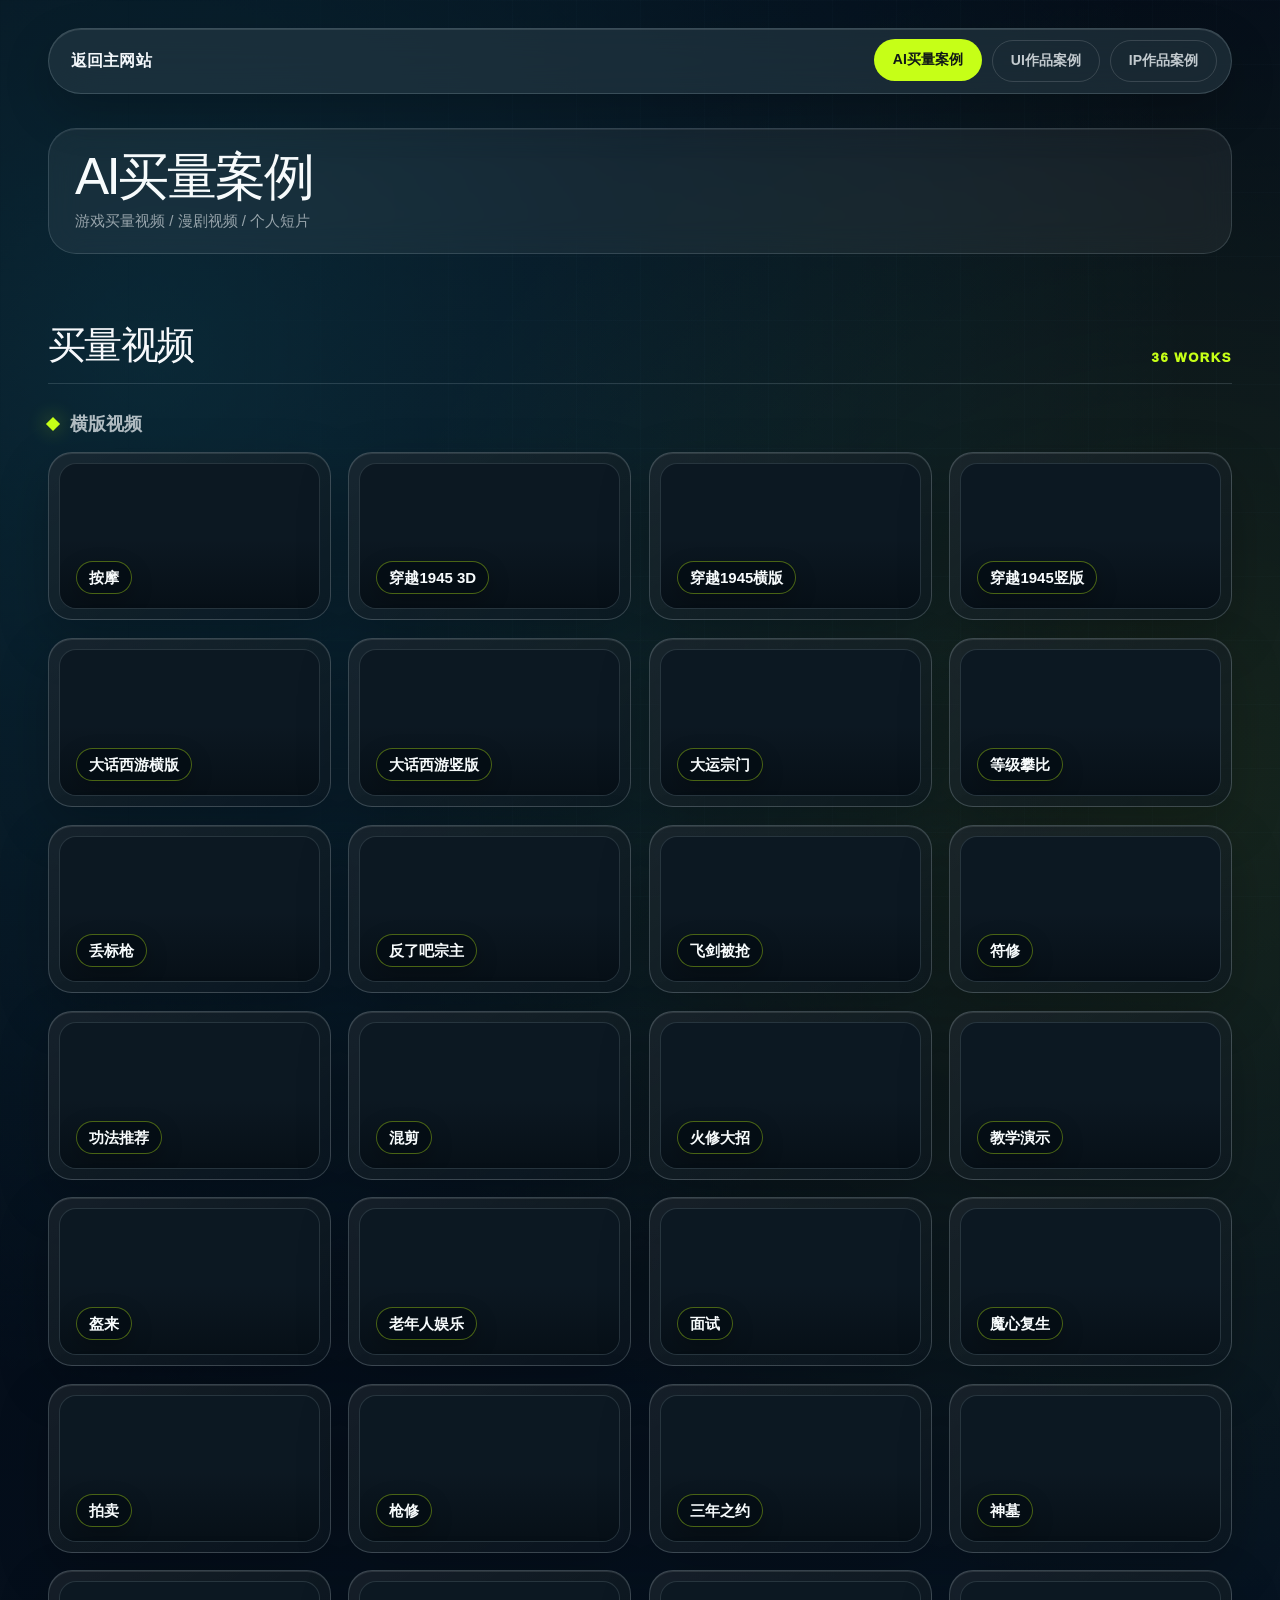
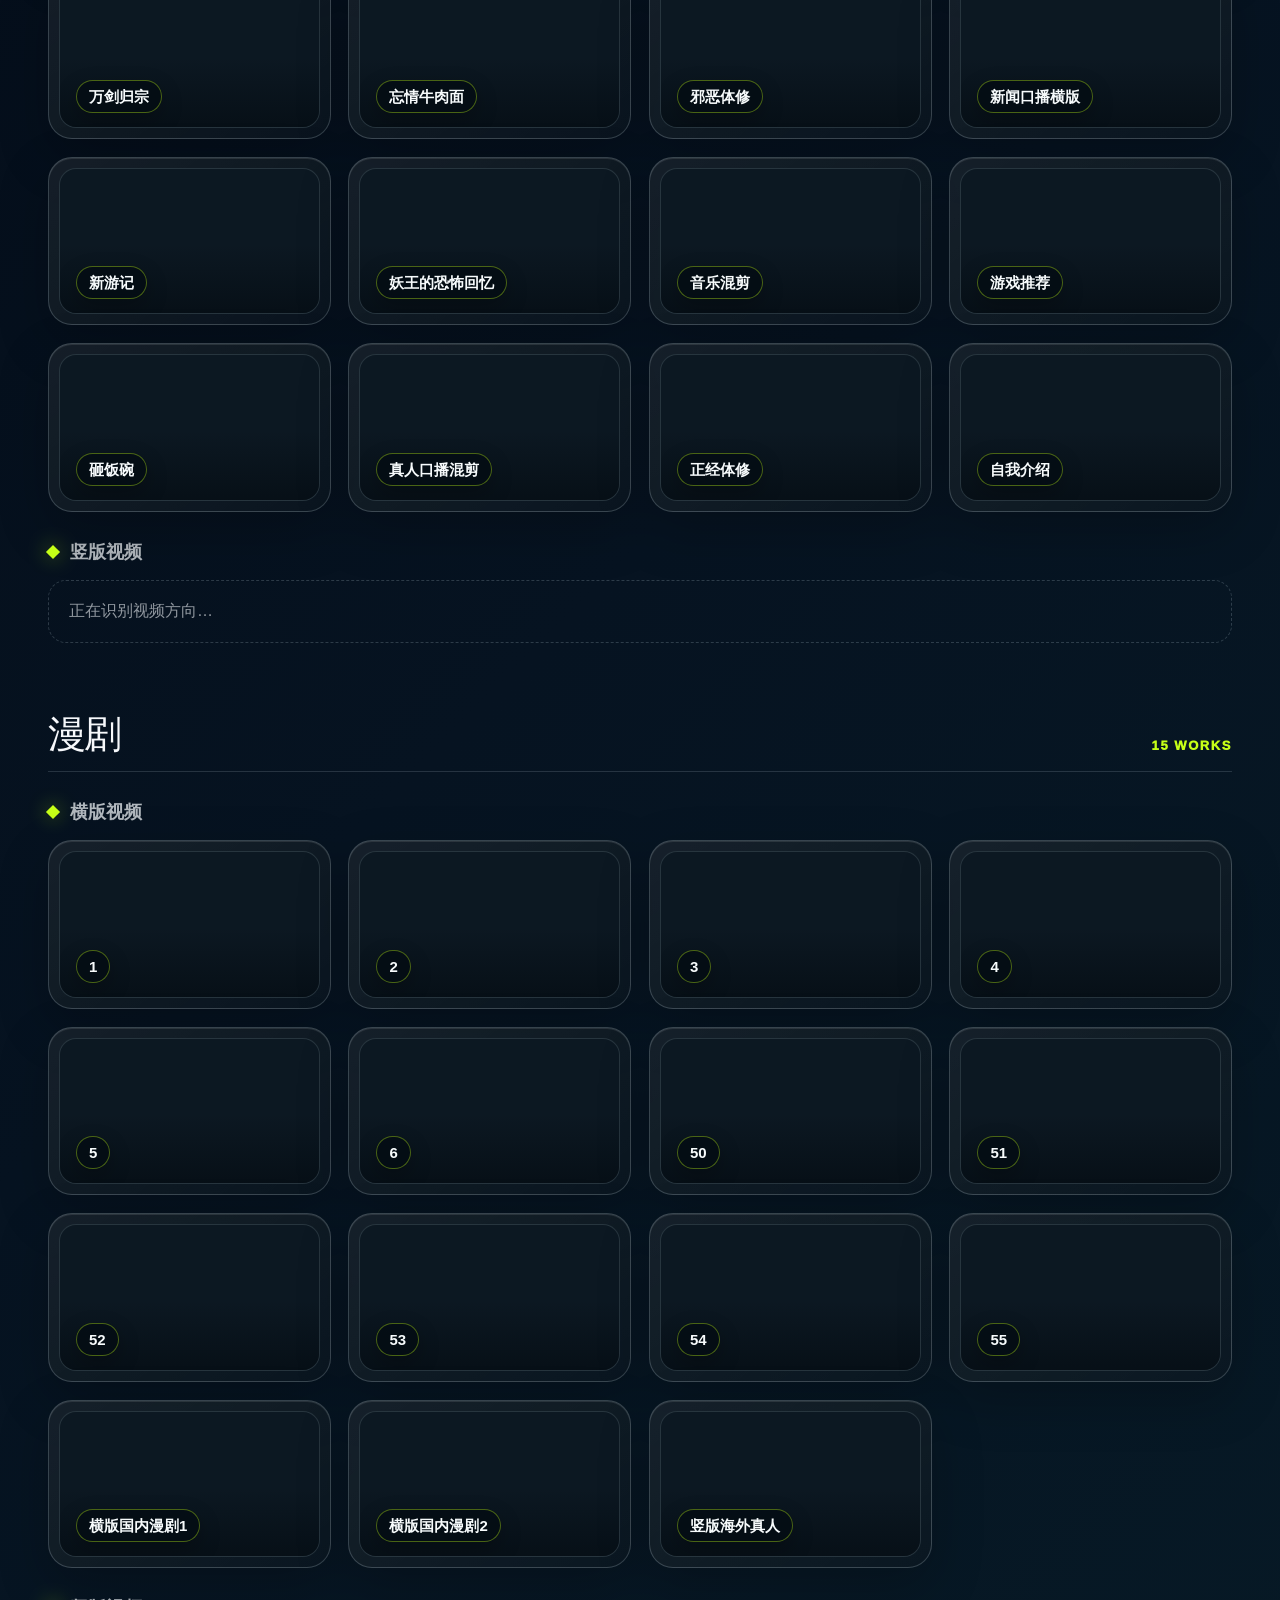
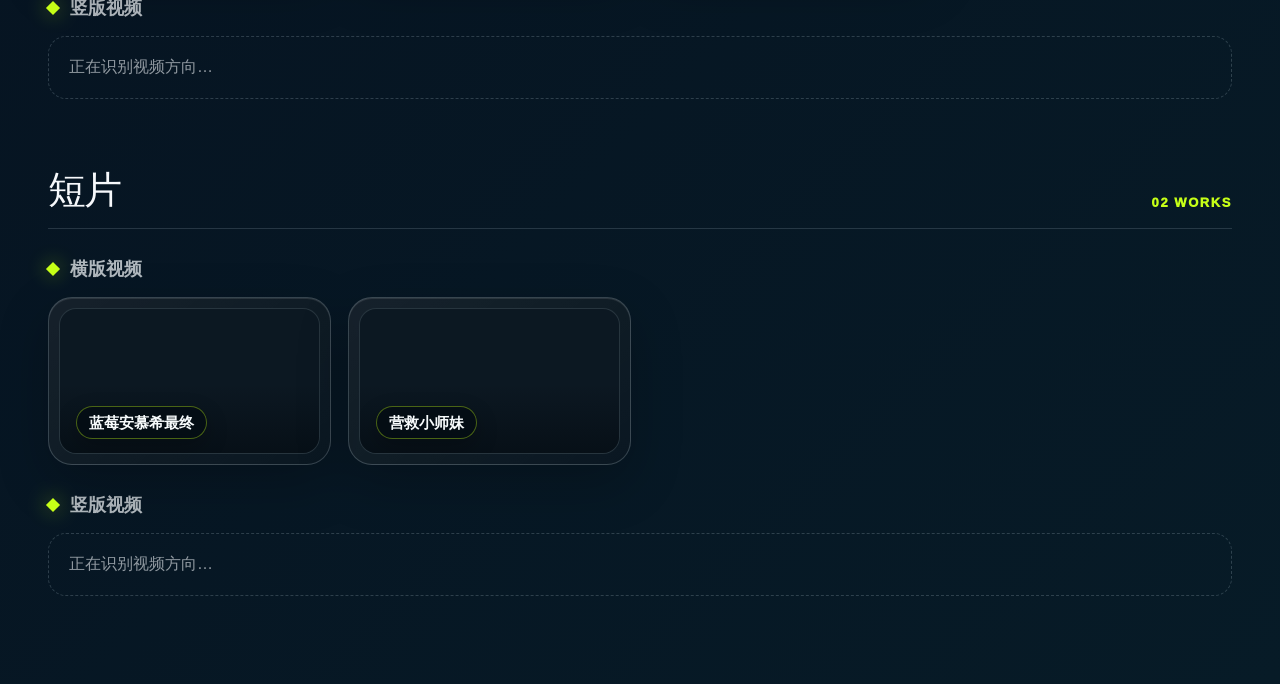
<file: ai-video-works.html>
<!doctype html>
<html lang="zh-CN">
  <head>
    <meta charset="UTF-8" />
    <meta name="viewport" content="width=device-width, initial-scale=1.0" />
    <title>AI买量案例｜金从文 Portfolio</title>
    <link rel="stylesheet" href="./detail-nav.css" />
    <link rel="stylesheet" href="./ai-video-works.css" />
  </head>
  <body>
    <main class="video-page">
      <nav class="detail-nav" aria-label="作品详情导航">
        <a class="detail-nav__home" href="./index.html#work">返回主网站</a>
        <div class="detail-nav__links">
          <a class="is-active" href="./ai-video-works.html">AI买量案例</a>
          <a href="./ui-portfolio.html">UI作品案例</a>
          <a href="./ip-portfolio.html">IP作品案例</a>
        </div>
      </nav>
      <header class="video-header">
        <div>
          <h1>AI买量案例</h1>
          <span>游戏买量视频 / 漫剧视频 / 个人短片</span>
        </div>
      </header>

      <section class="video-board" id="video-board" aria-label="AI买量视频作品"></section>
    </main>

    <div class="video-modal" aria-hidden="true">
      <button class="video-modal__close" type="button" aria-label="关闭视频">×</button>
      <video class="video-modal__player" controls playsinline></video>
      <div class="video-modal__caption">
        <p></p>
        <span></span>
      </div>
    </div>

    <script src="./video-config.js"></script>
    <script src="./video-data.js"></script>
    <script src="./ai-video-works.js"></script>
  </body>
</html>
</file>
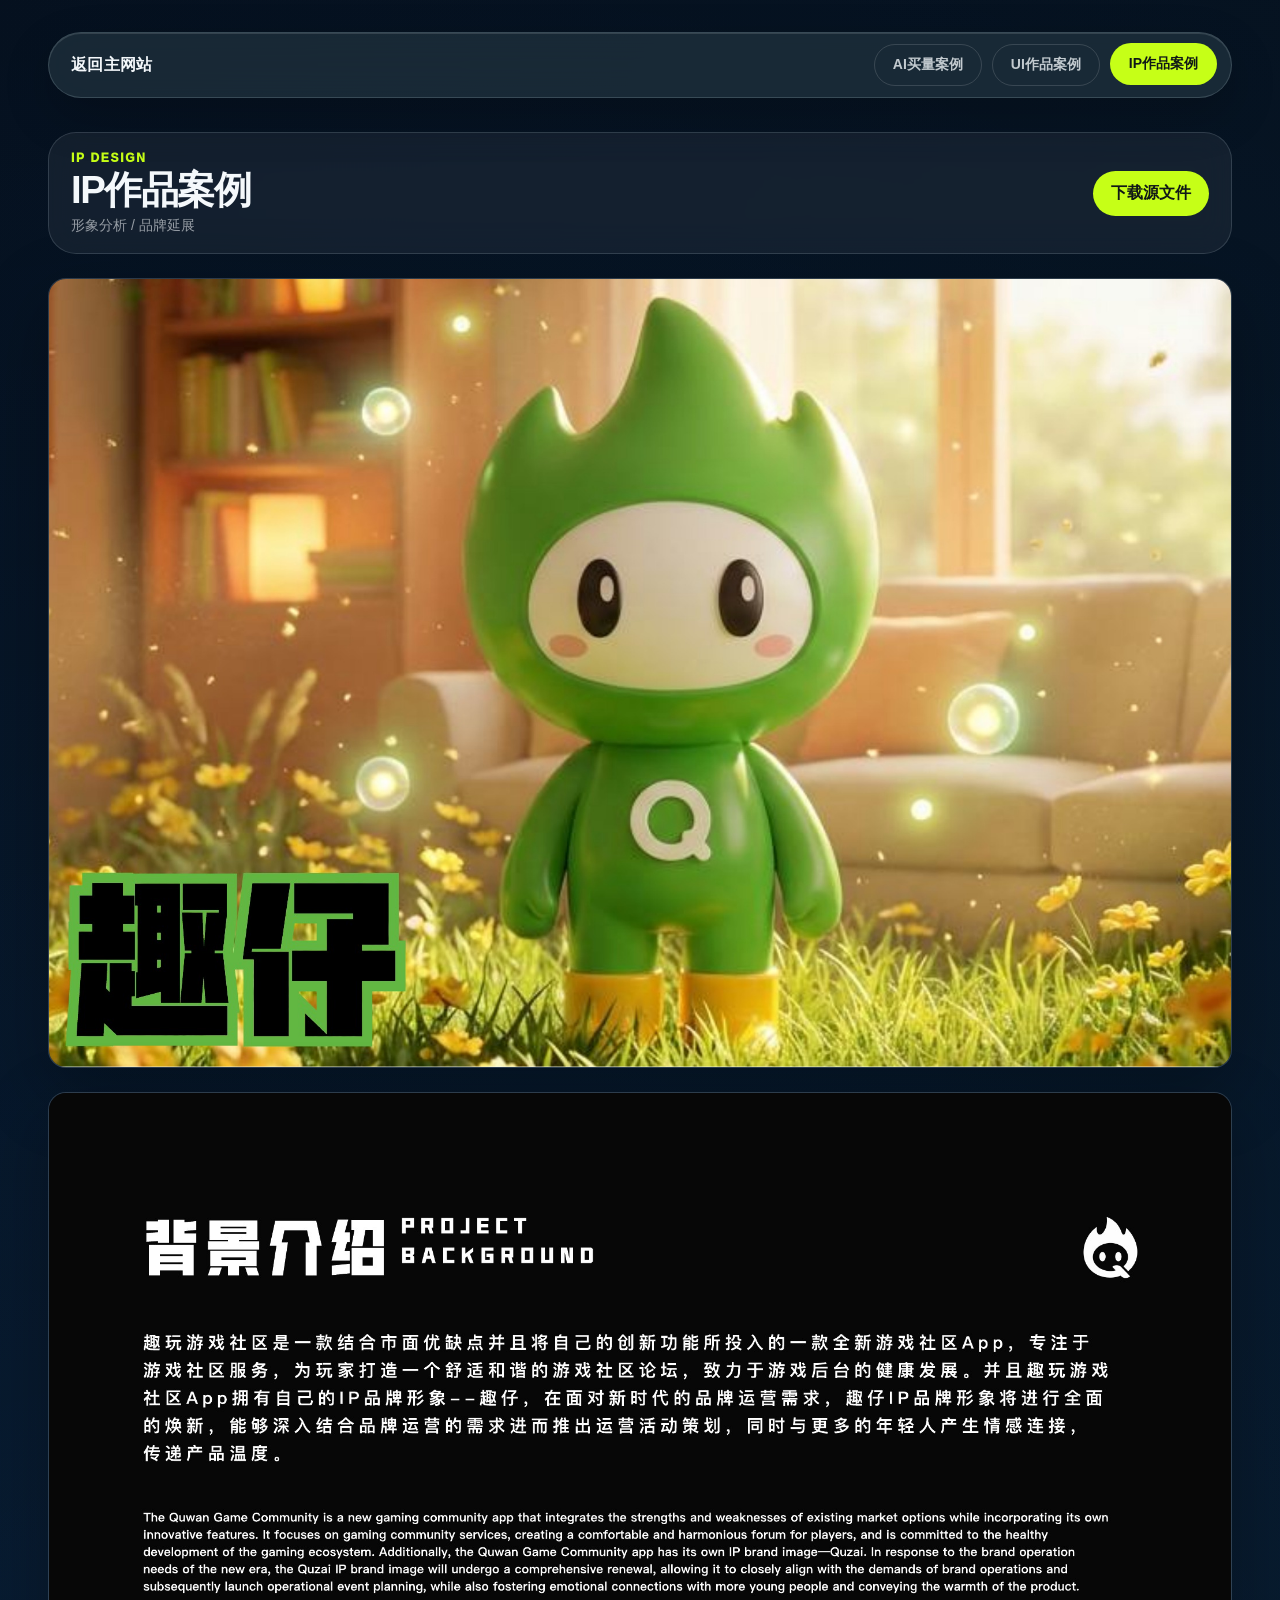
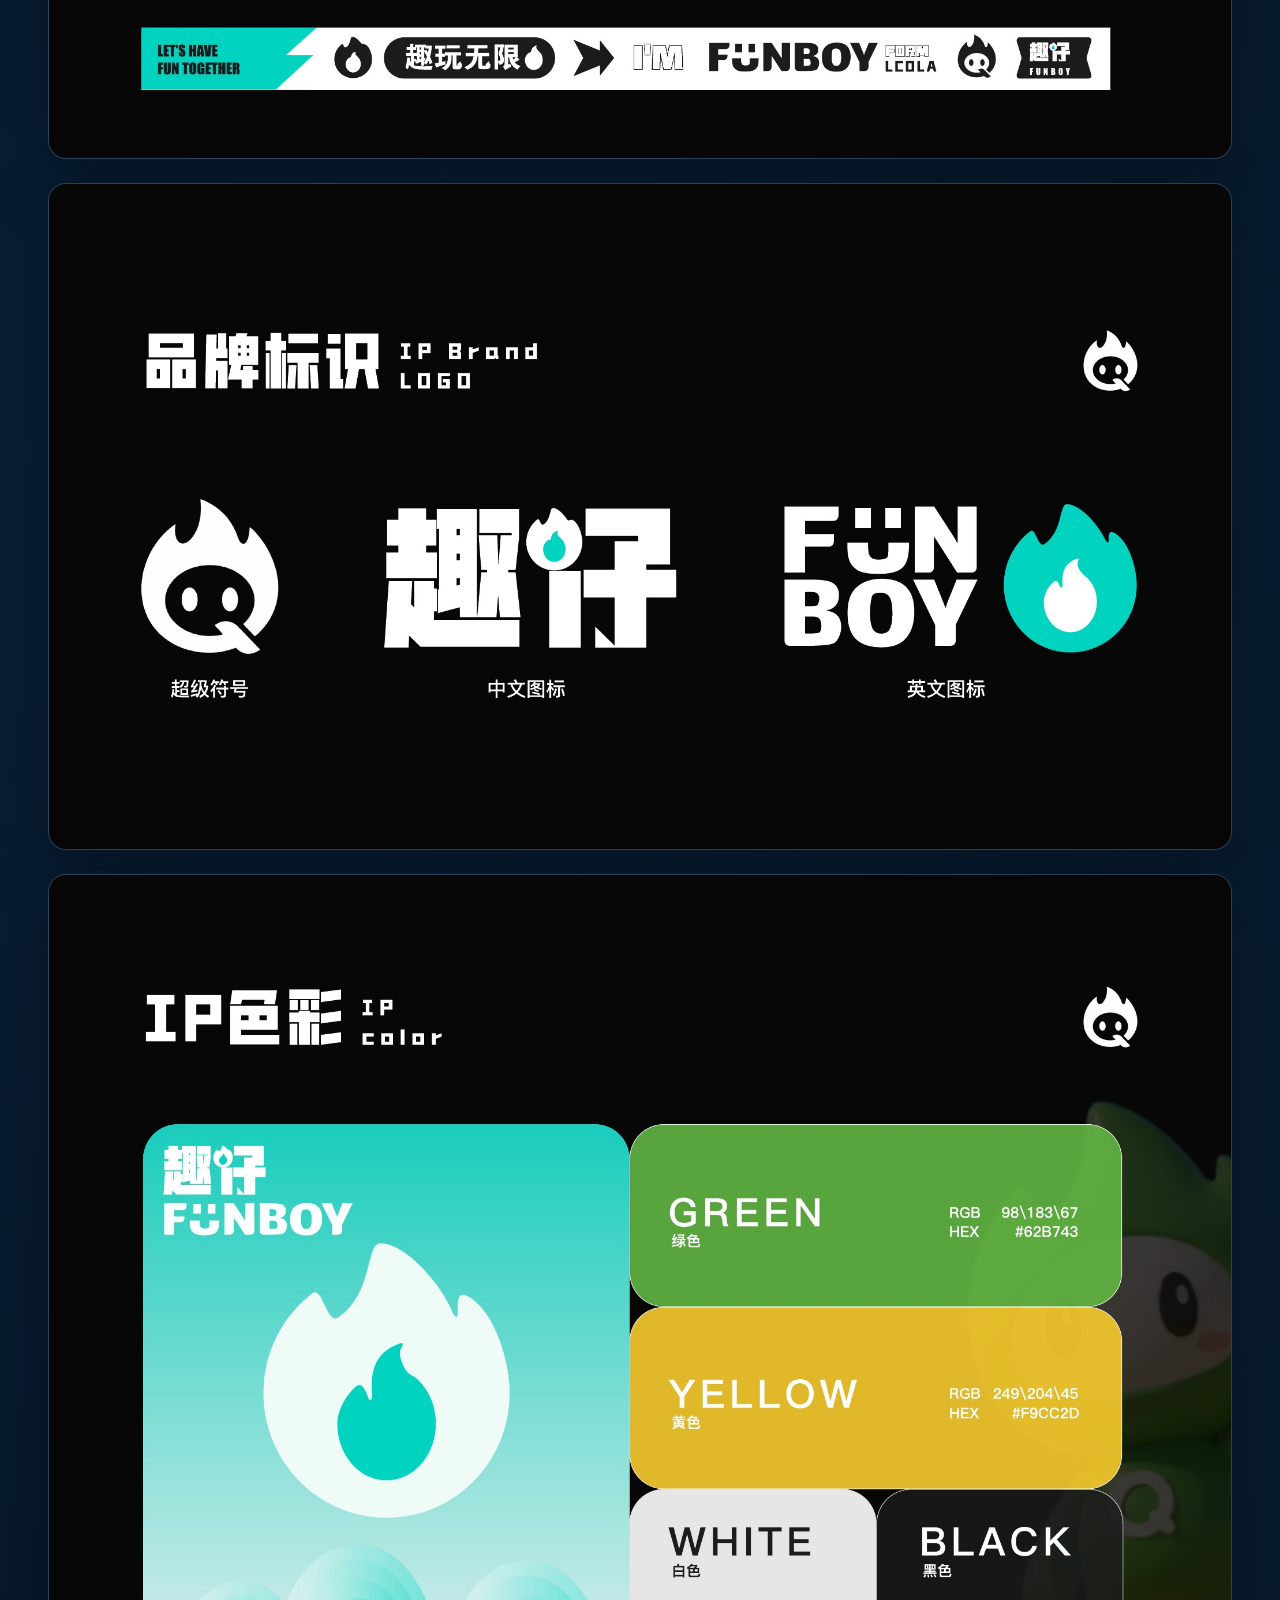
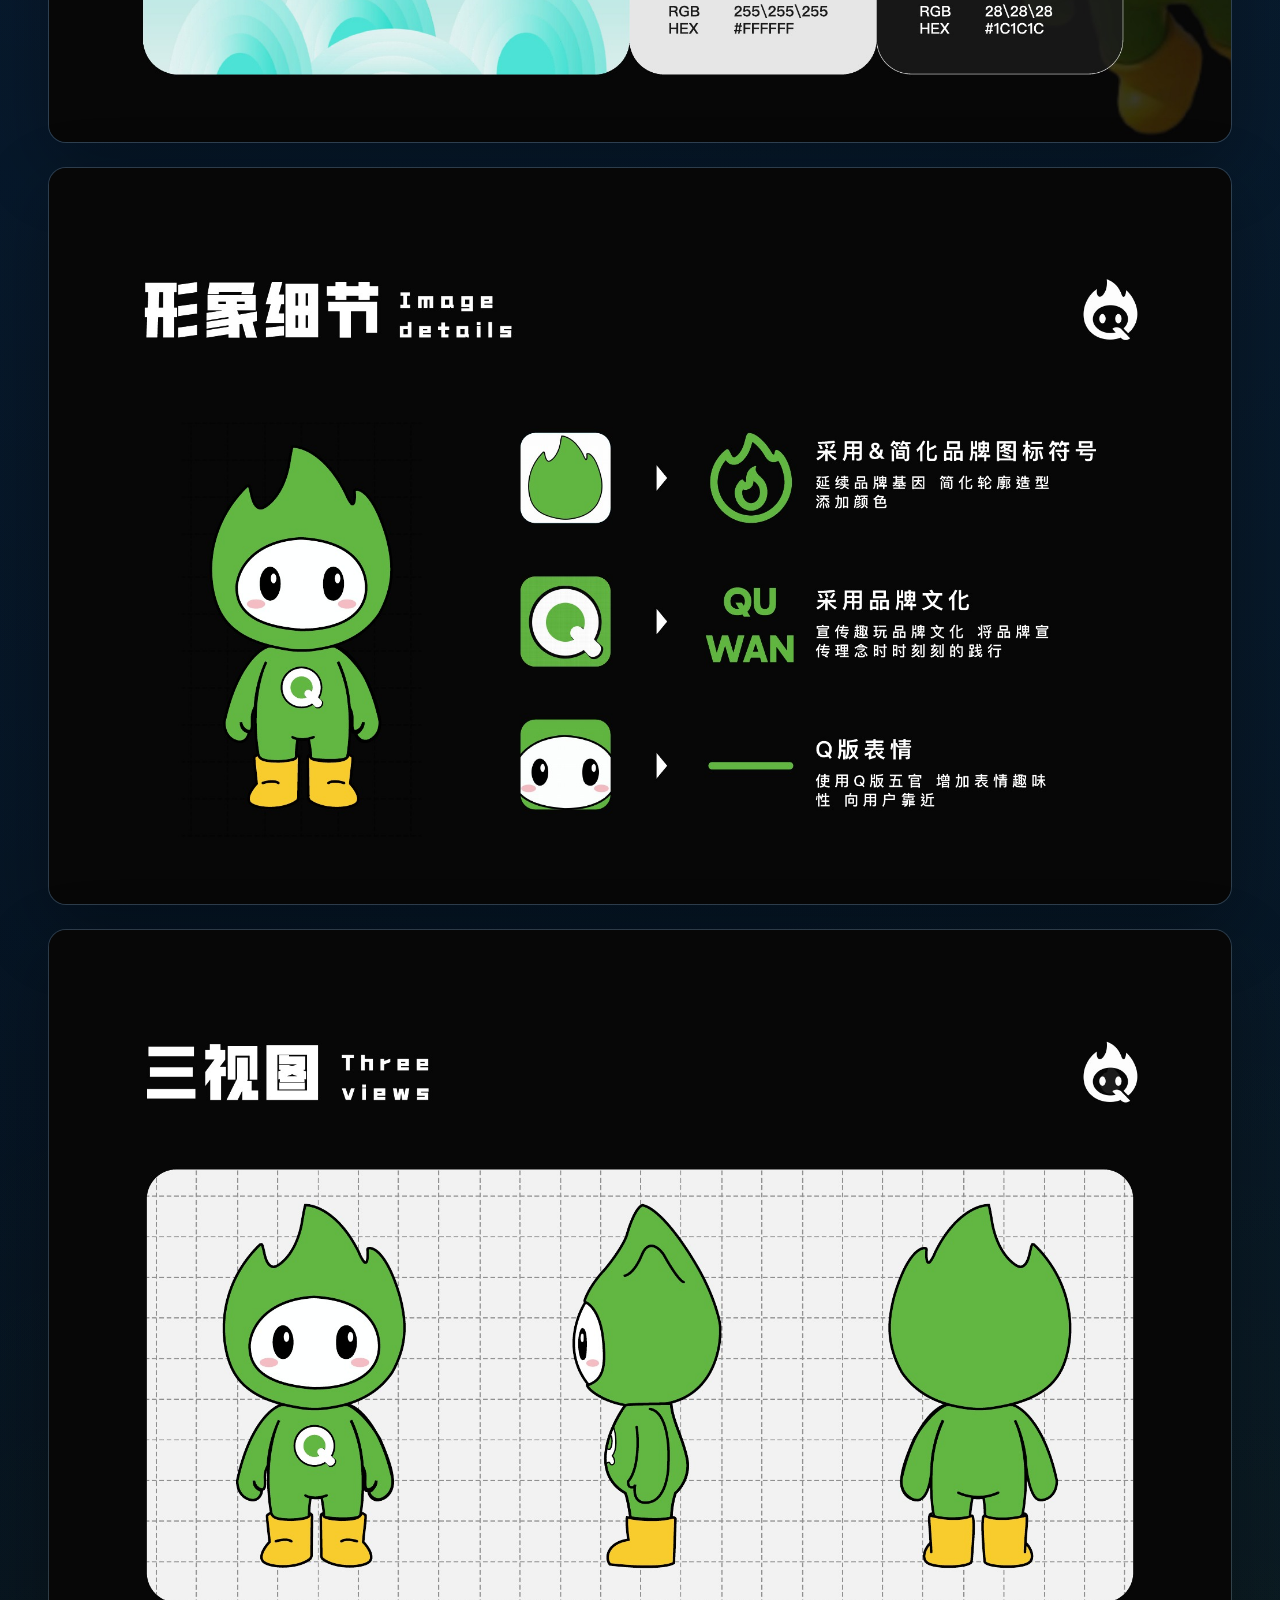
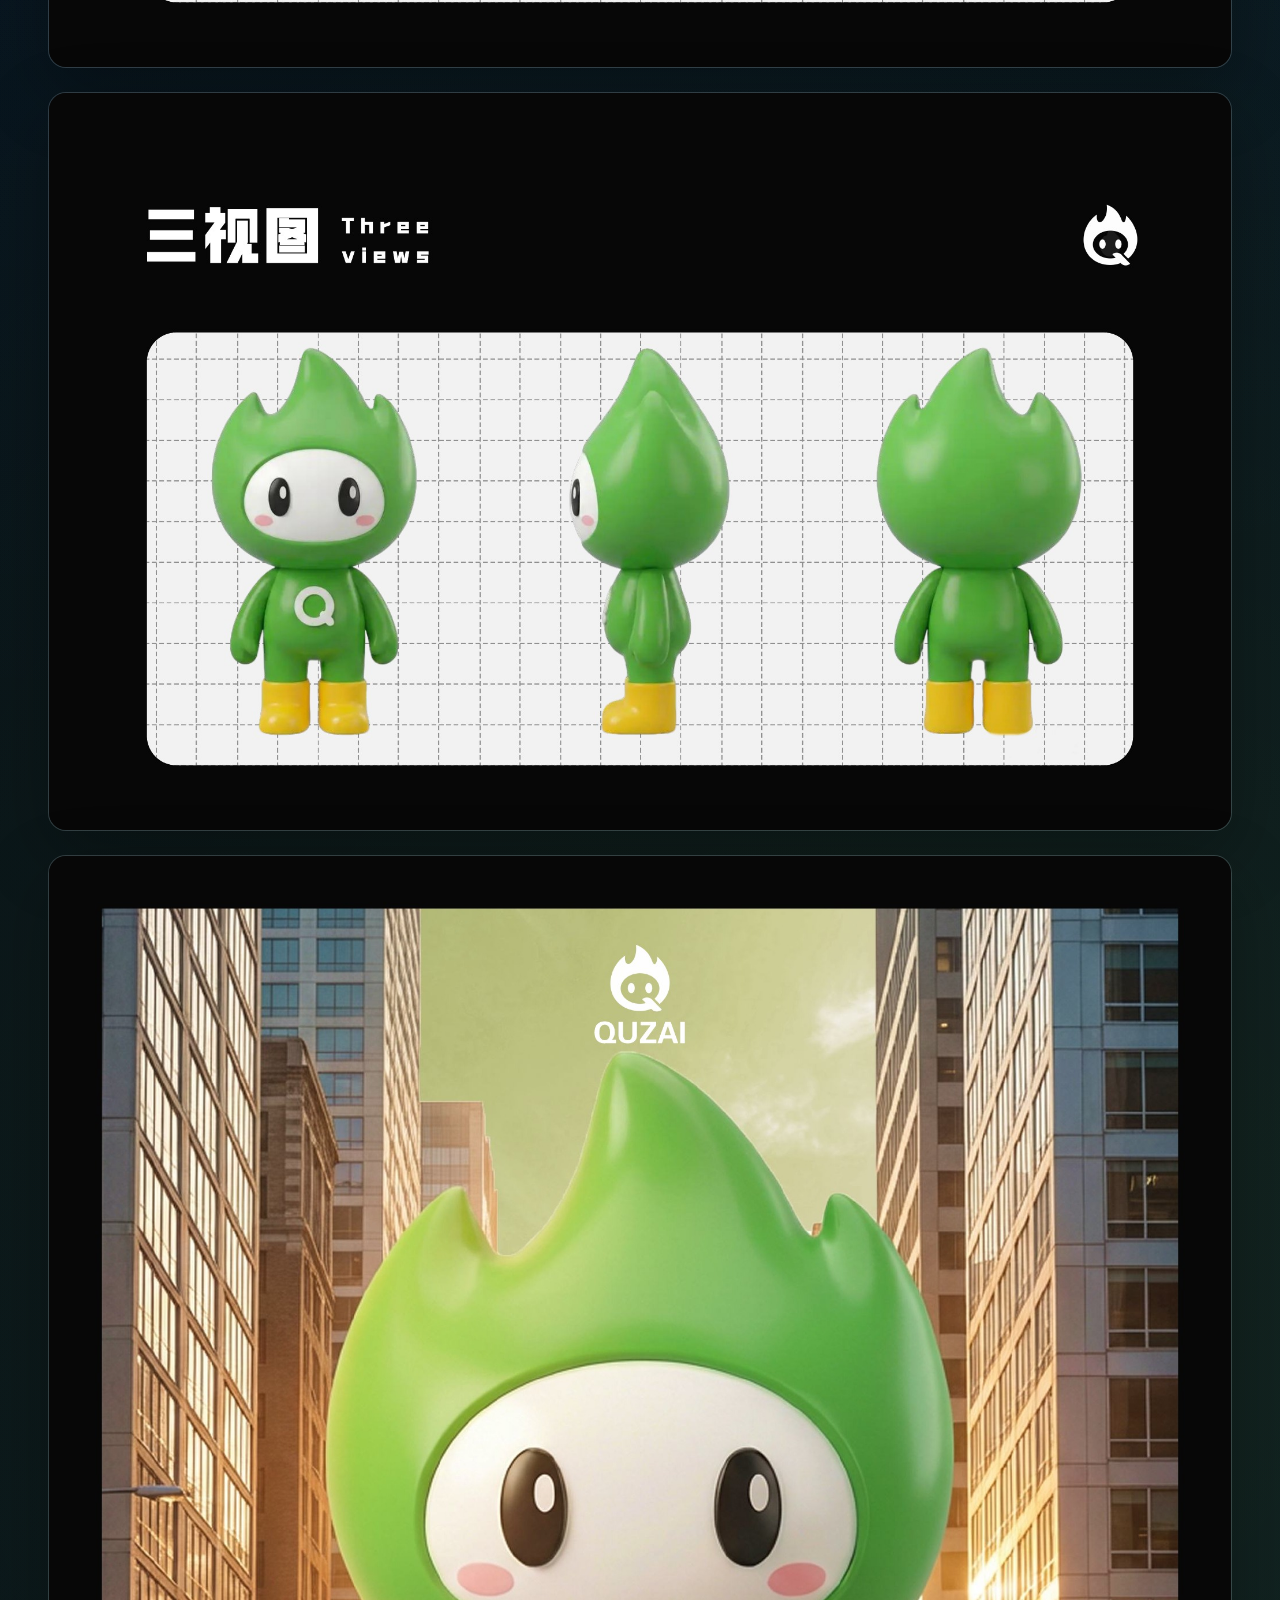
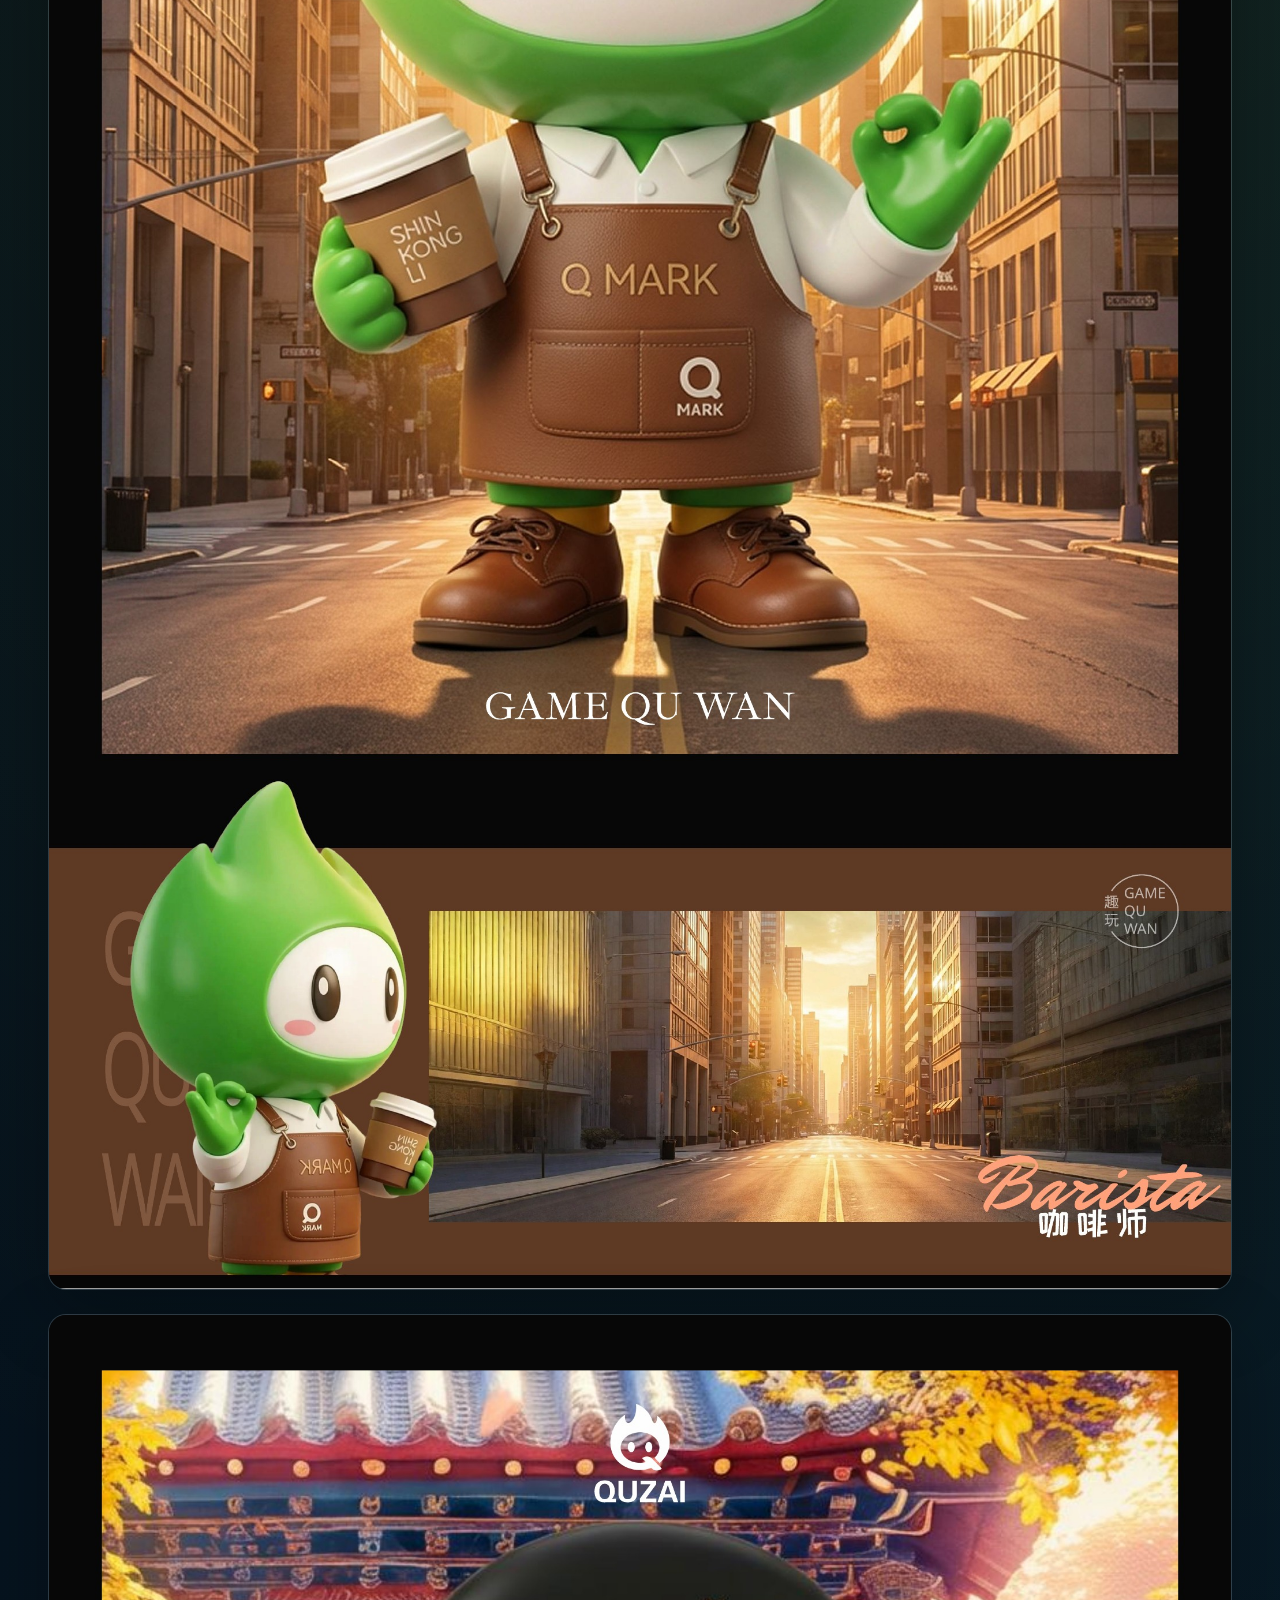
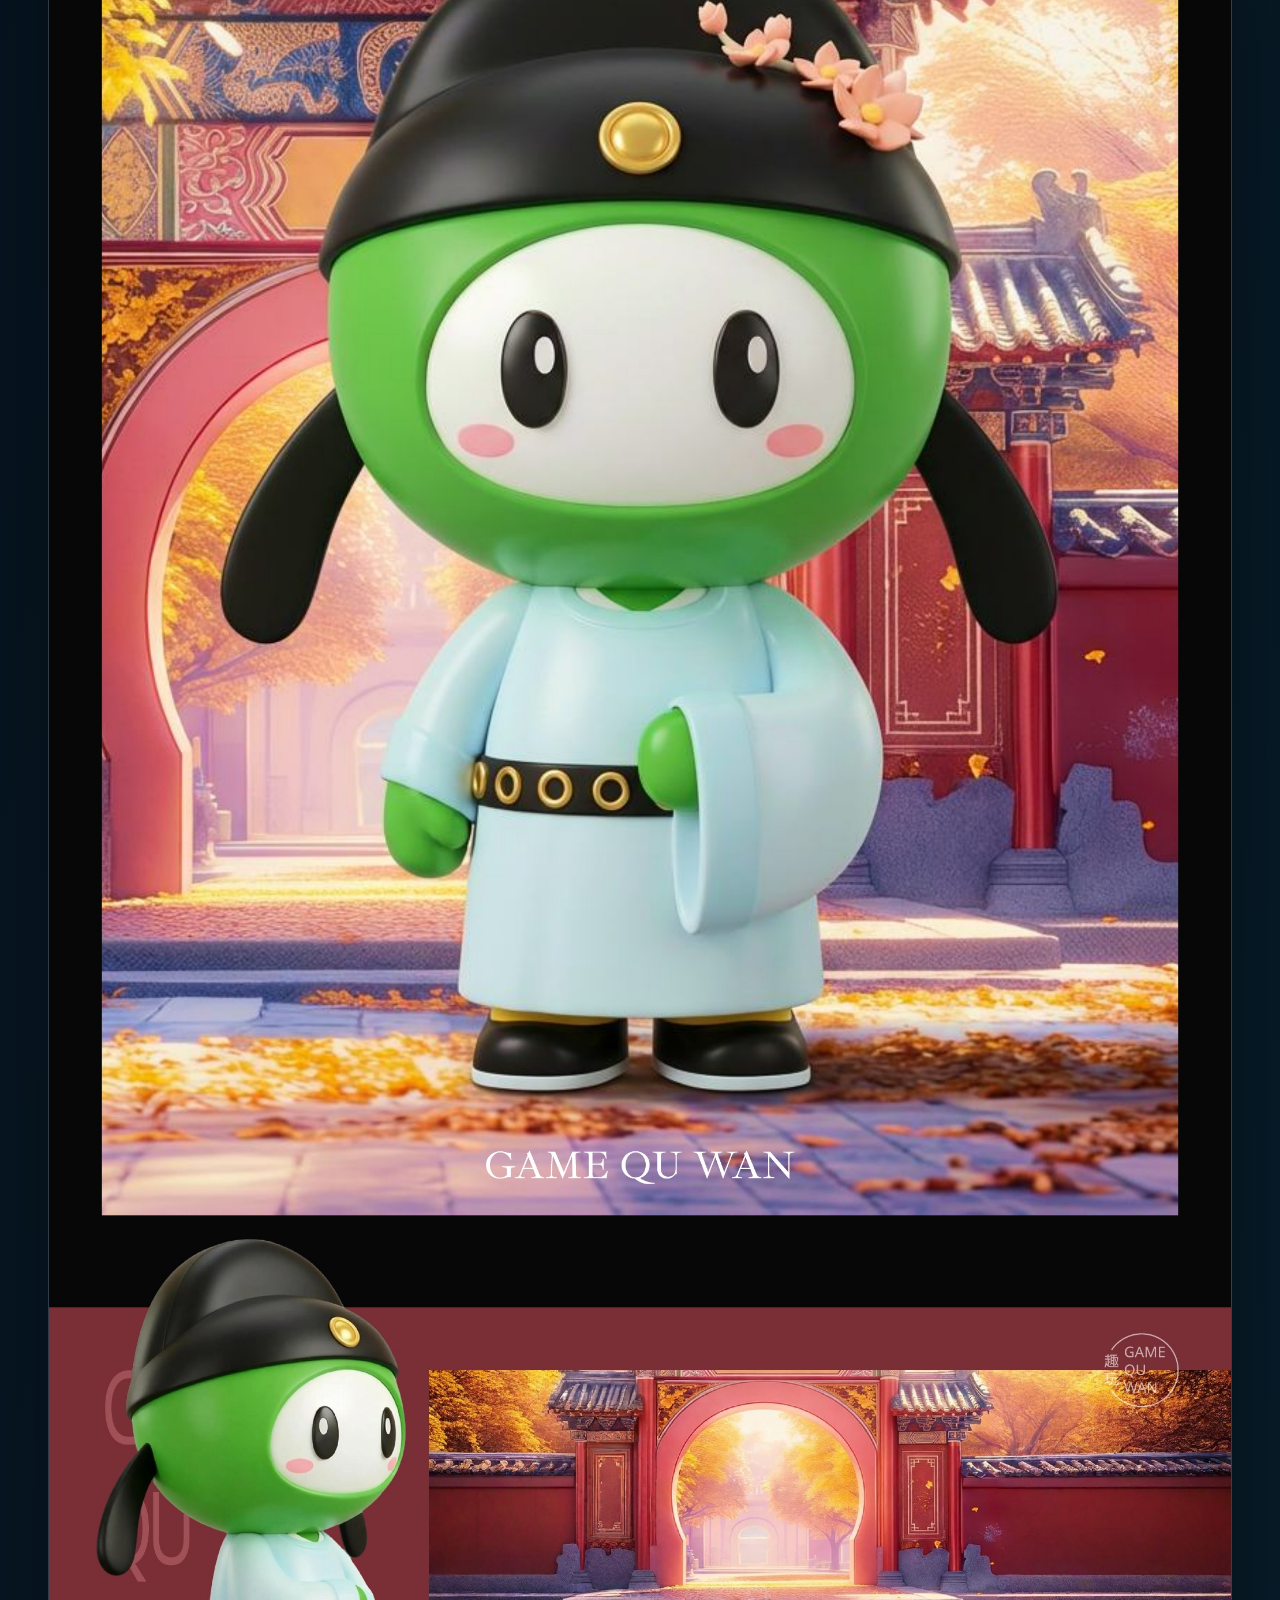
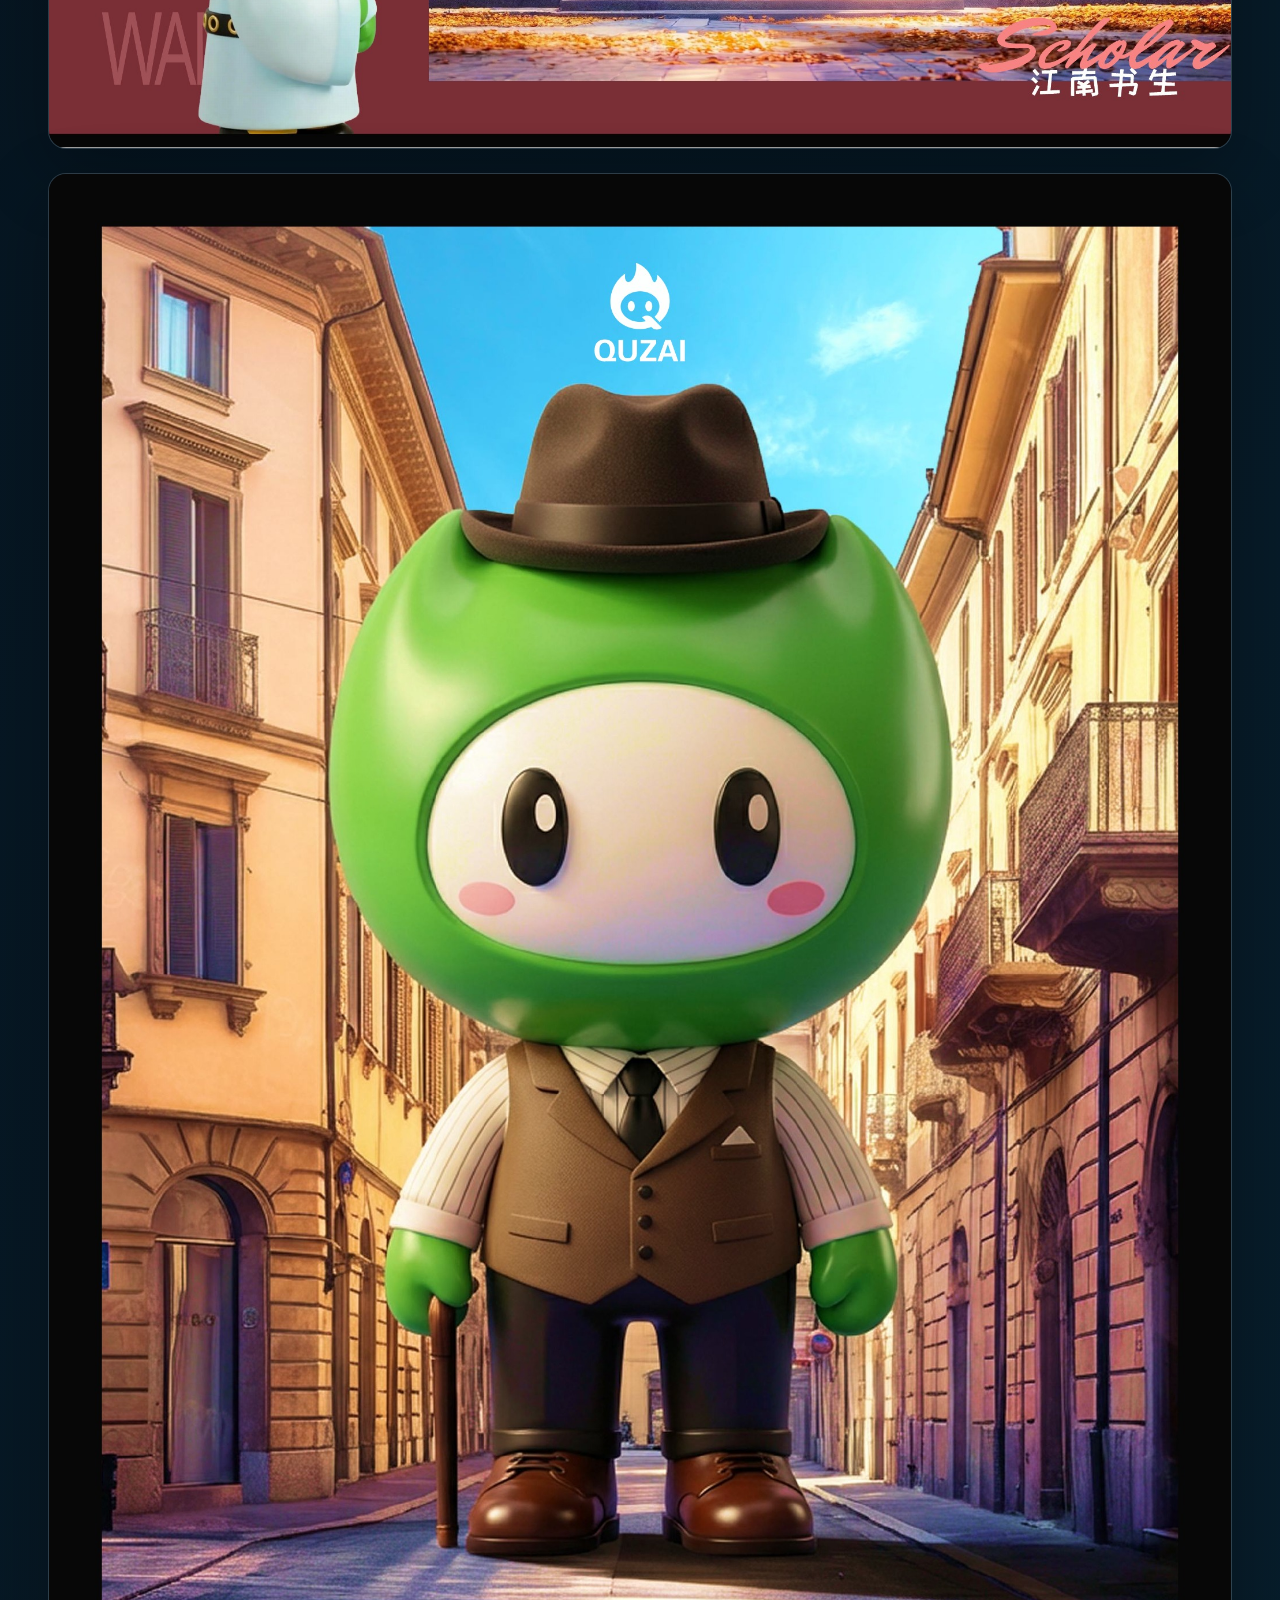
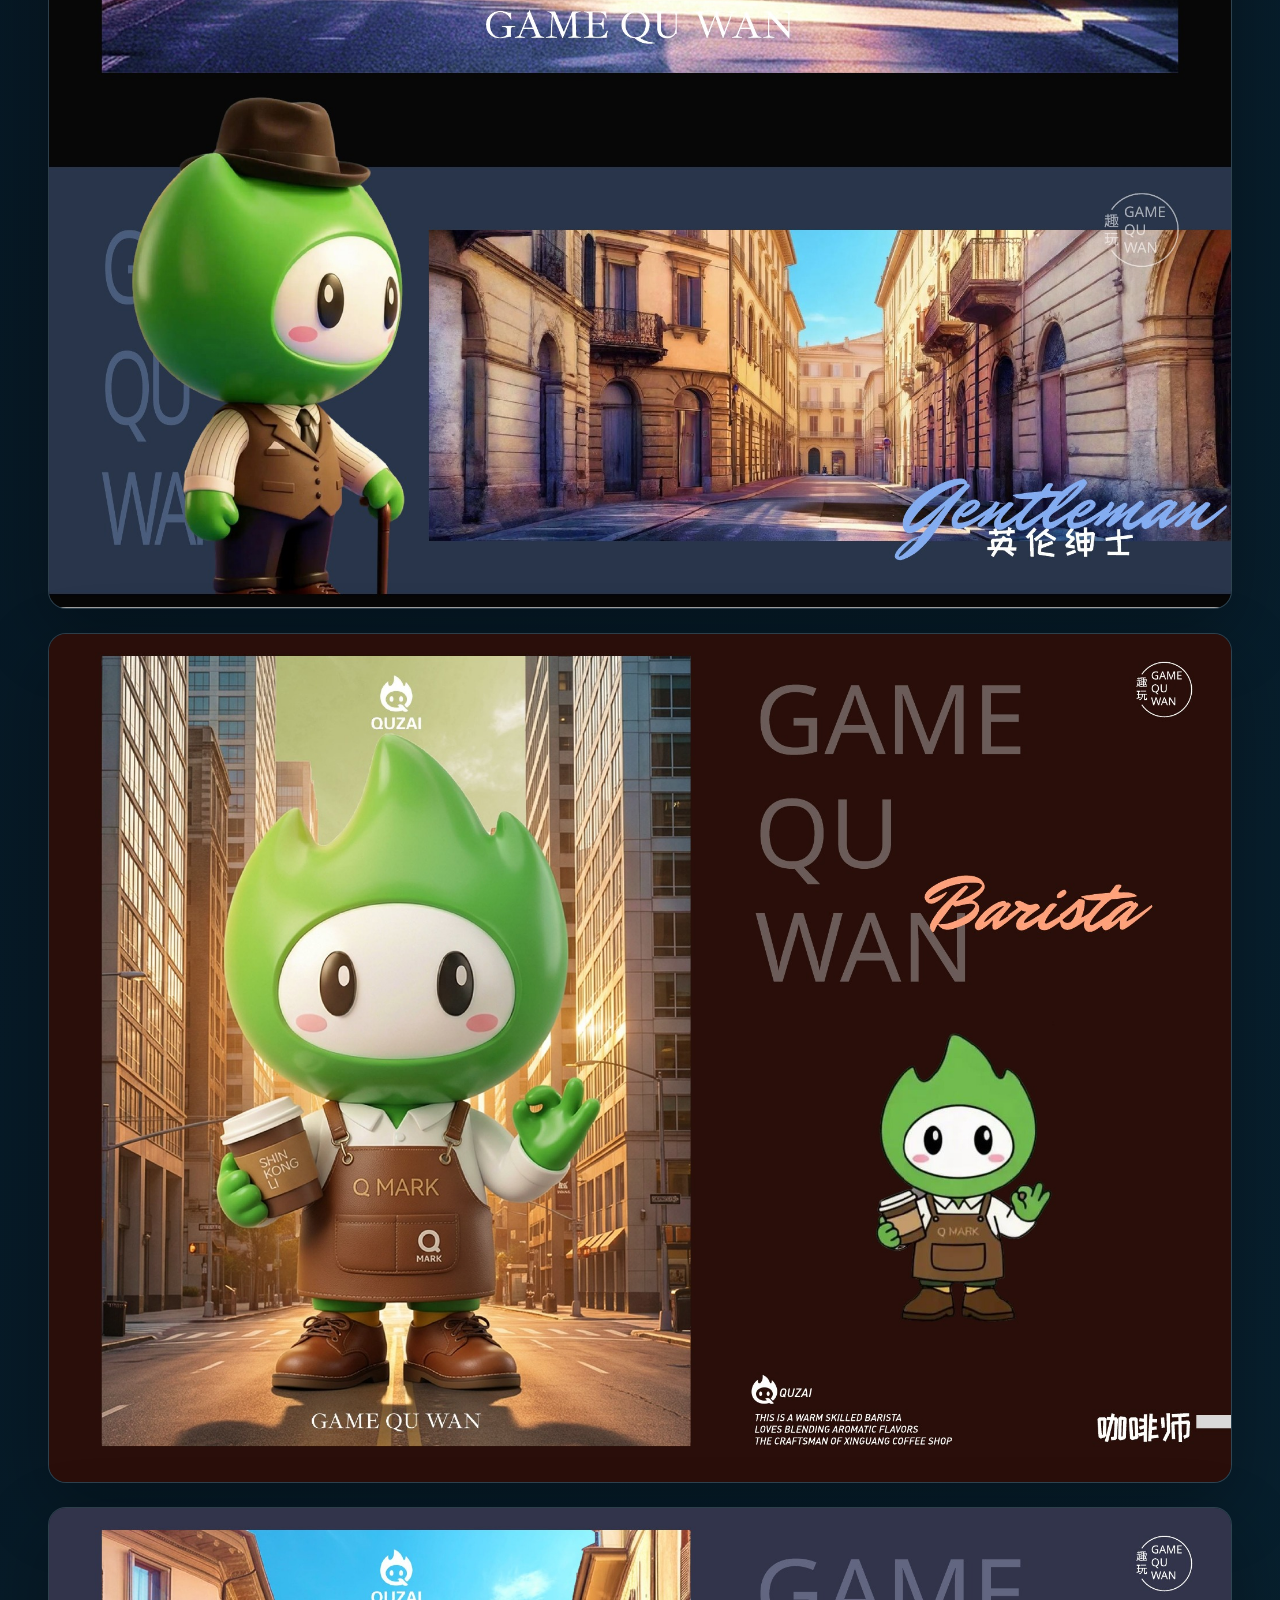
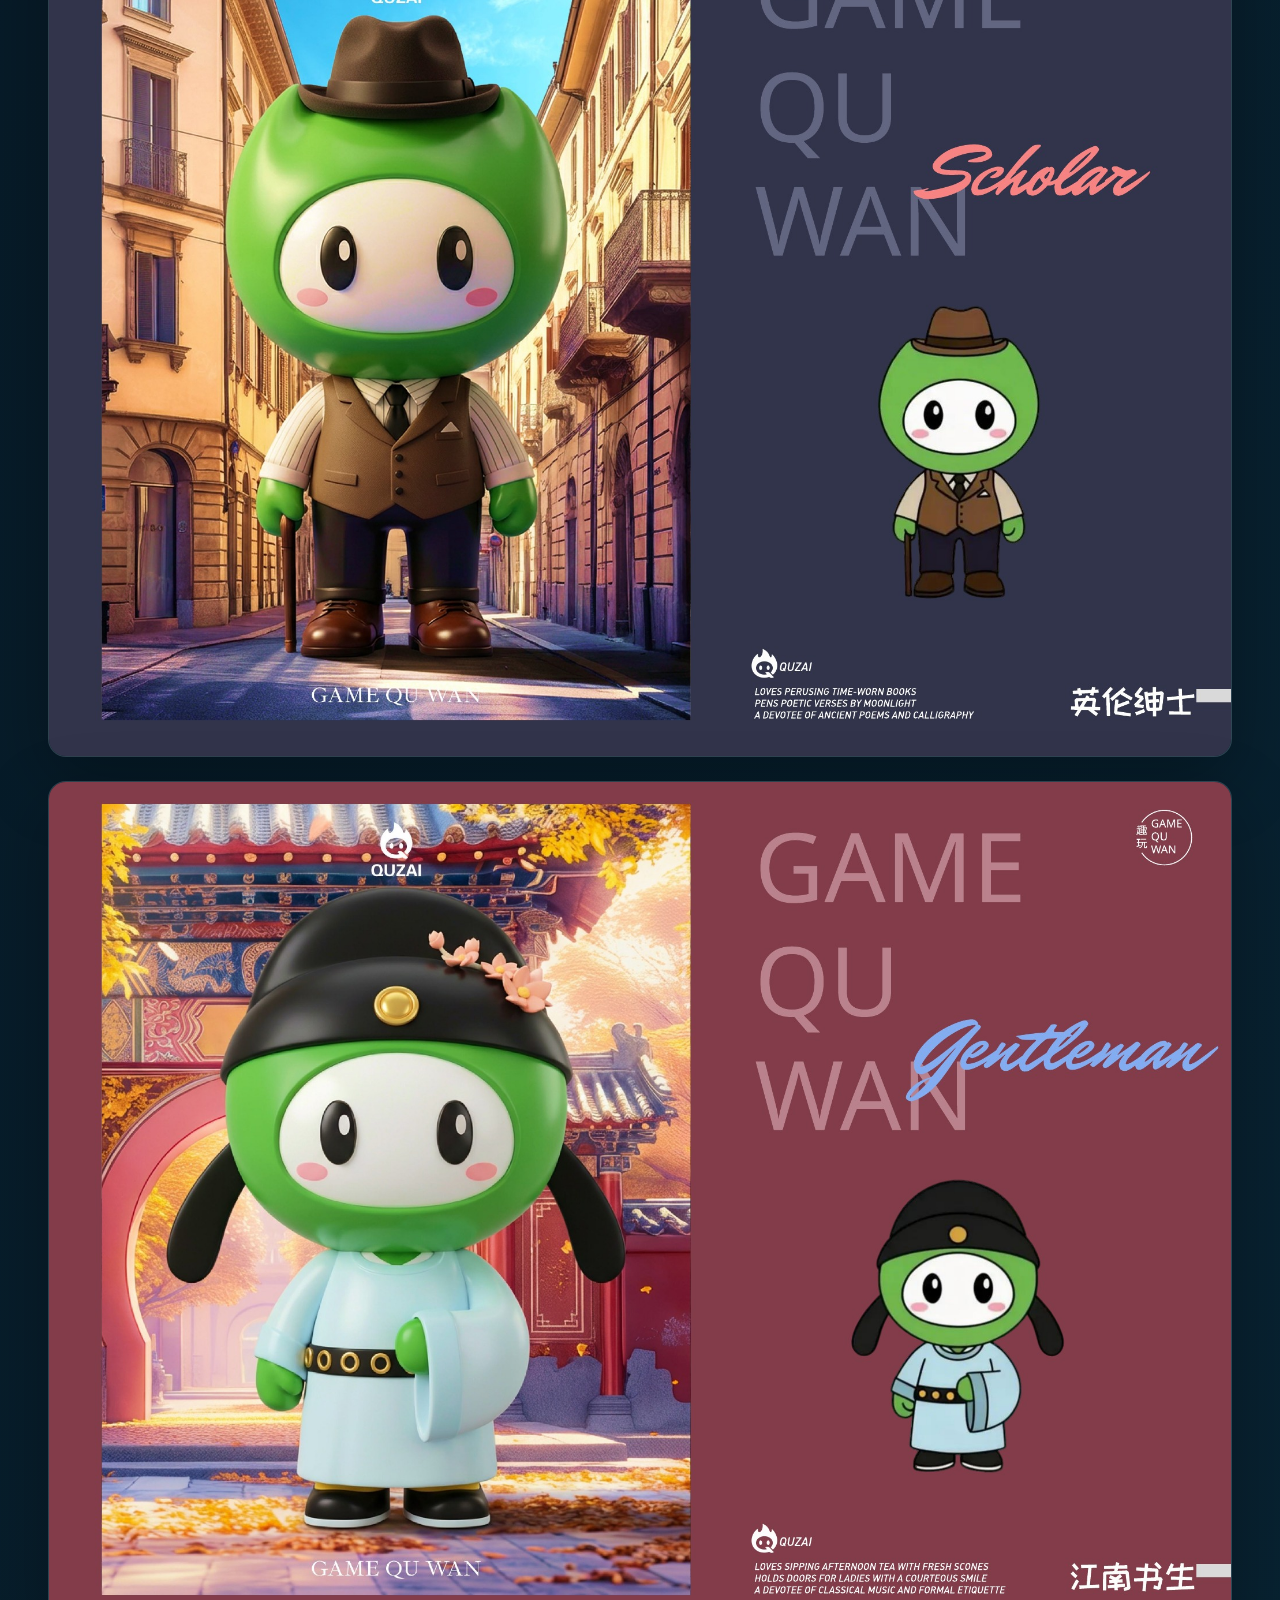
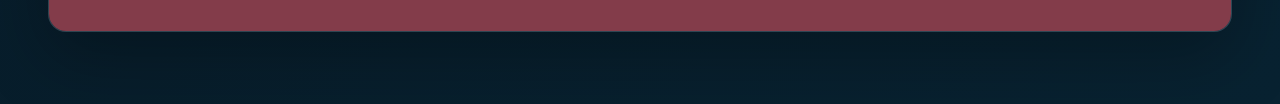
<file: ip-portfolio.html>
<!doctype html>
<html lang="zh-CN">
  <head>
    <meta charset="UTF-8" />
    <meta name="viewport" content="width=device-width, initial-scale=1.0" />
    <title>IP作品案例｜金从文 Portfolio</title>
    <link rel="stylesheet" href="./detail-nav.css" />
    <link rel="stylesheet" href="./pdf-viewer.css" />
  </head>
  <body>
    <main class="pdf-page">
      <nav class="detail-nav" aria-label="作品详情导航">
        <a class="detail-nav__home" href="./index.html#work">返回主网站</a>
        <div class="detail-nav__links">
          <a href="./ai-video-works.html">AI买量案例</a>
          <a href="./ui-portfolio.html">UI作品案例</a>
          <a class="is-active" href="./ip-portfolio.html">IP作品案例</a>
        </div>
      </nav>
      <header class="pdf-header">
        <div>
          <p>IP DESIGN</p>
          <h1>IP作品案例</h1>
          <span>形象分析 / 品牌延展</span>
        </div>
        <a class="pdf-download" href="./pdfs/ip.pdf" download>下载源文件</a>
      </header>
      <section class="pdf-pages pdf-pages--ip" aria-label="IP作品网页预览">
        <img src="./pdf-pages/ip/page-01.jpg" alt="IP作品集第1页" loading="eager" />
        <img src="./pdf-pages/ip/page-02.jpg" alt="IP作品集第2页" loading="lazy" />
        <img src="./pdf-pages/ip/page-03.jpg" alt="IP作品集第3页" loading="lazy" />
        <img src="./pdf-pages/ip/page-04.jpg" alt="IP作品集第4页" loading="lazy" />
        <img src="./pdf-pages/ip/page-05.jpg" alt="IP作品集第5页" loading="lazy" />
        <img src="./pdf-pages/ip/page-06.jpg" alt="IP作品集第6页" loading="lazy" />
        <img src="./pdf-pages/ip/page-07.jpg" alt="IP作品集第7页" loading="lazy" />
        <img src="./pdf-pages/ip/page-08.jpg" alt="IP作品集第8页" loading="lazy" />
        <img src="./pdf-pages/ip/page-09.jpg" alt="IP作品集第9页" loading="lazy" />
        <img src="./pdf-pages/ip/page-10.jpg" alt="IP作品集第10页" loading="lazy" />
        <img src="./pdf-pages/ip/page-11.jpg" alt="IP作品集第11页" loading="lazy" />
        <img src="./pdf-pages/ip/page-12.jpg" alt="IP作品集第12页" loading="lazy" />
        <img src="./pdf-pages/ip/page-13.jpg" alt="IP作品集第13页" loading="lazy" />
      </section>
    </main>
  </body>
</html>
</file>
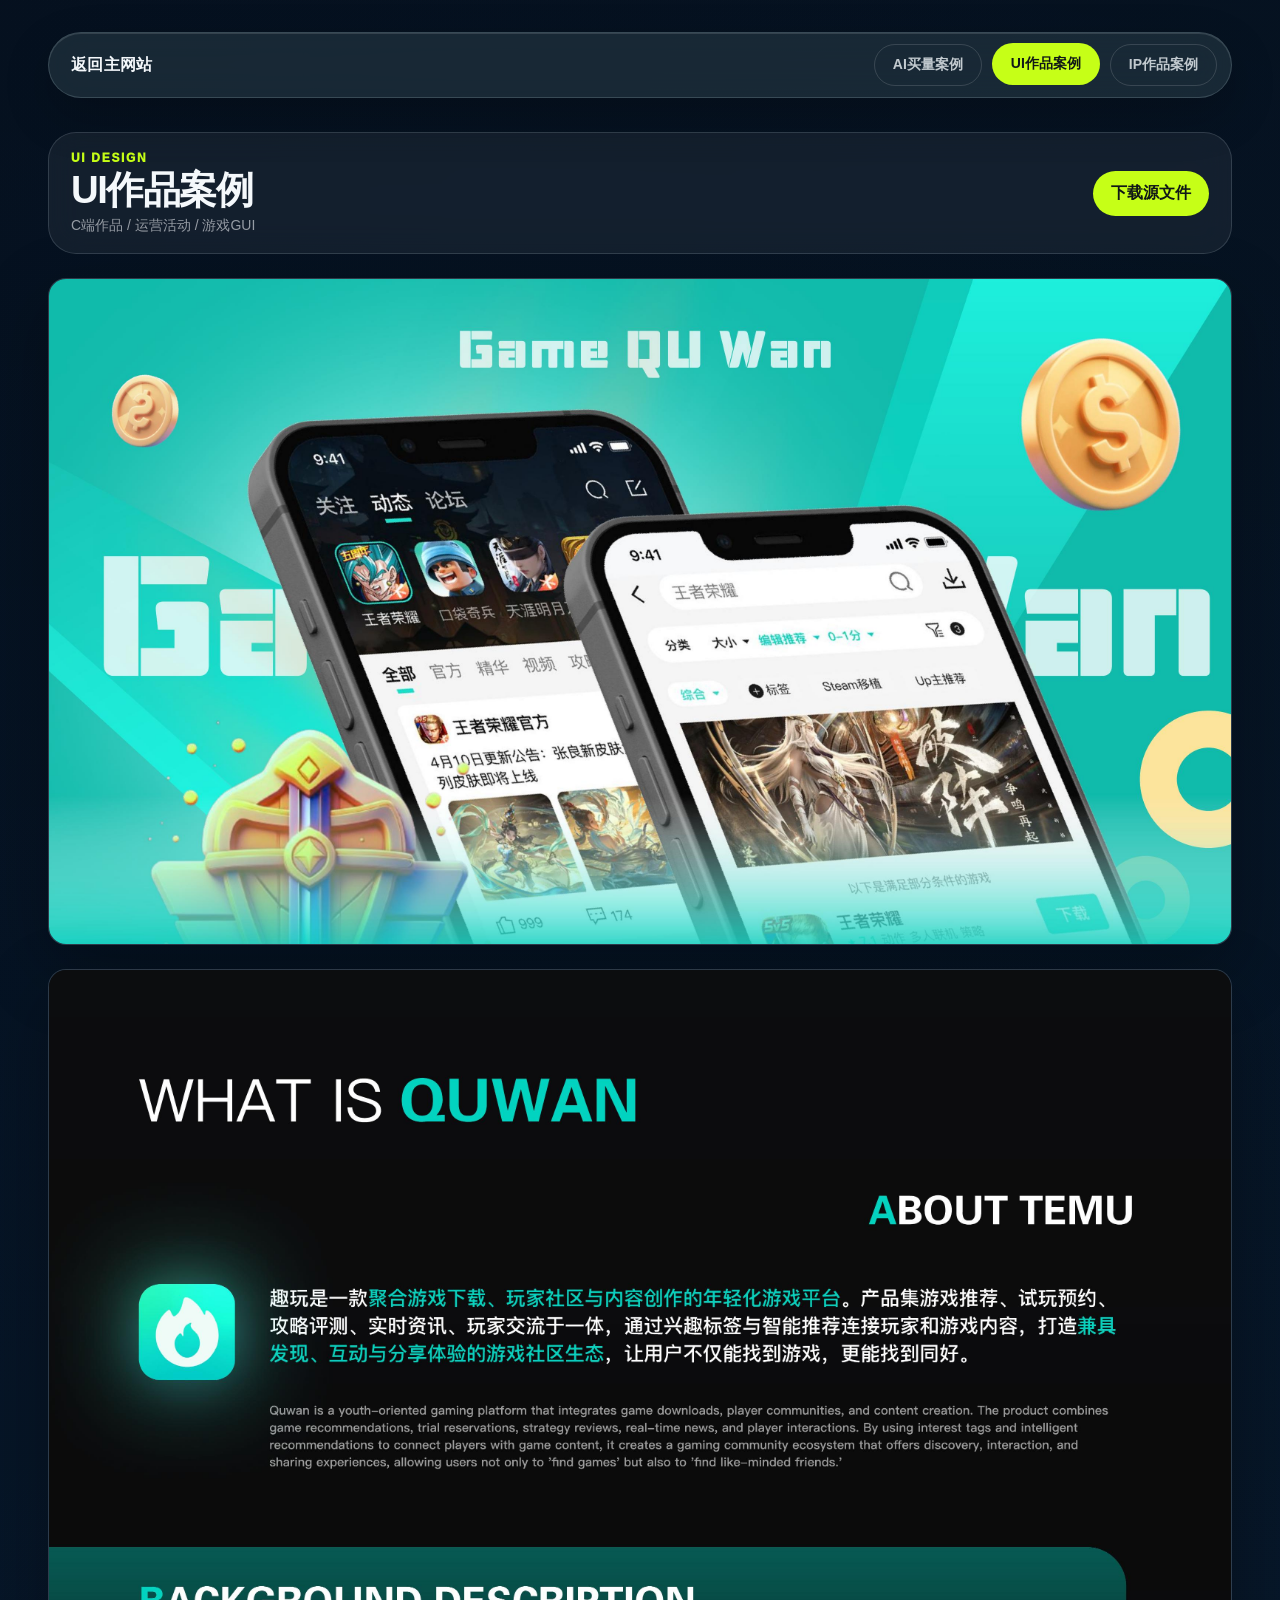
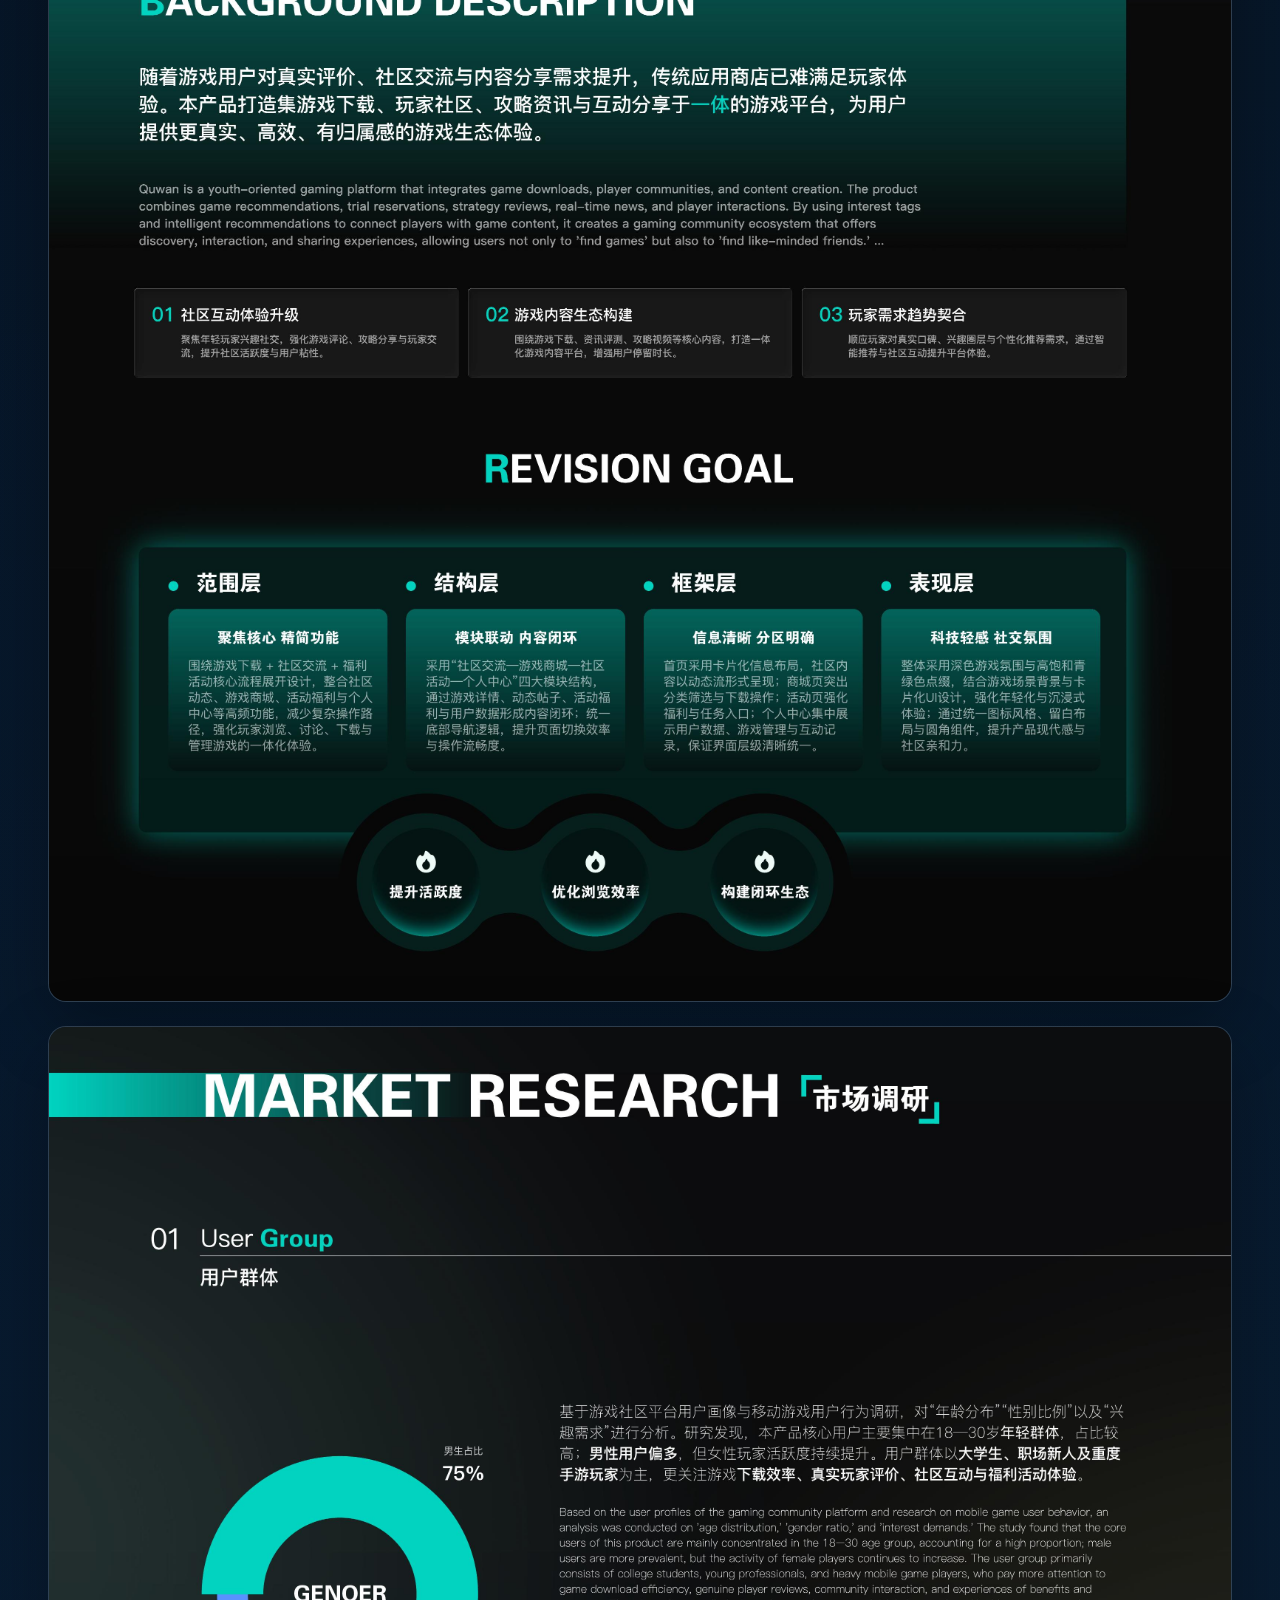
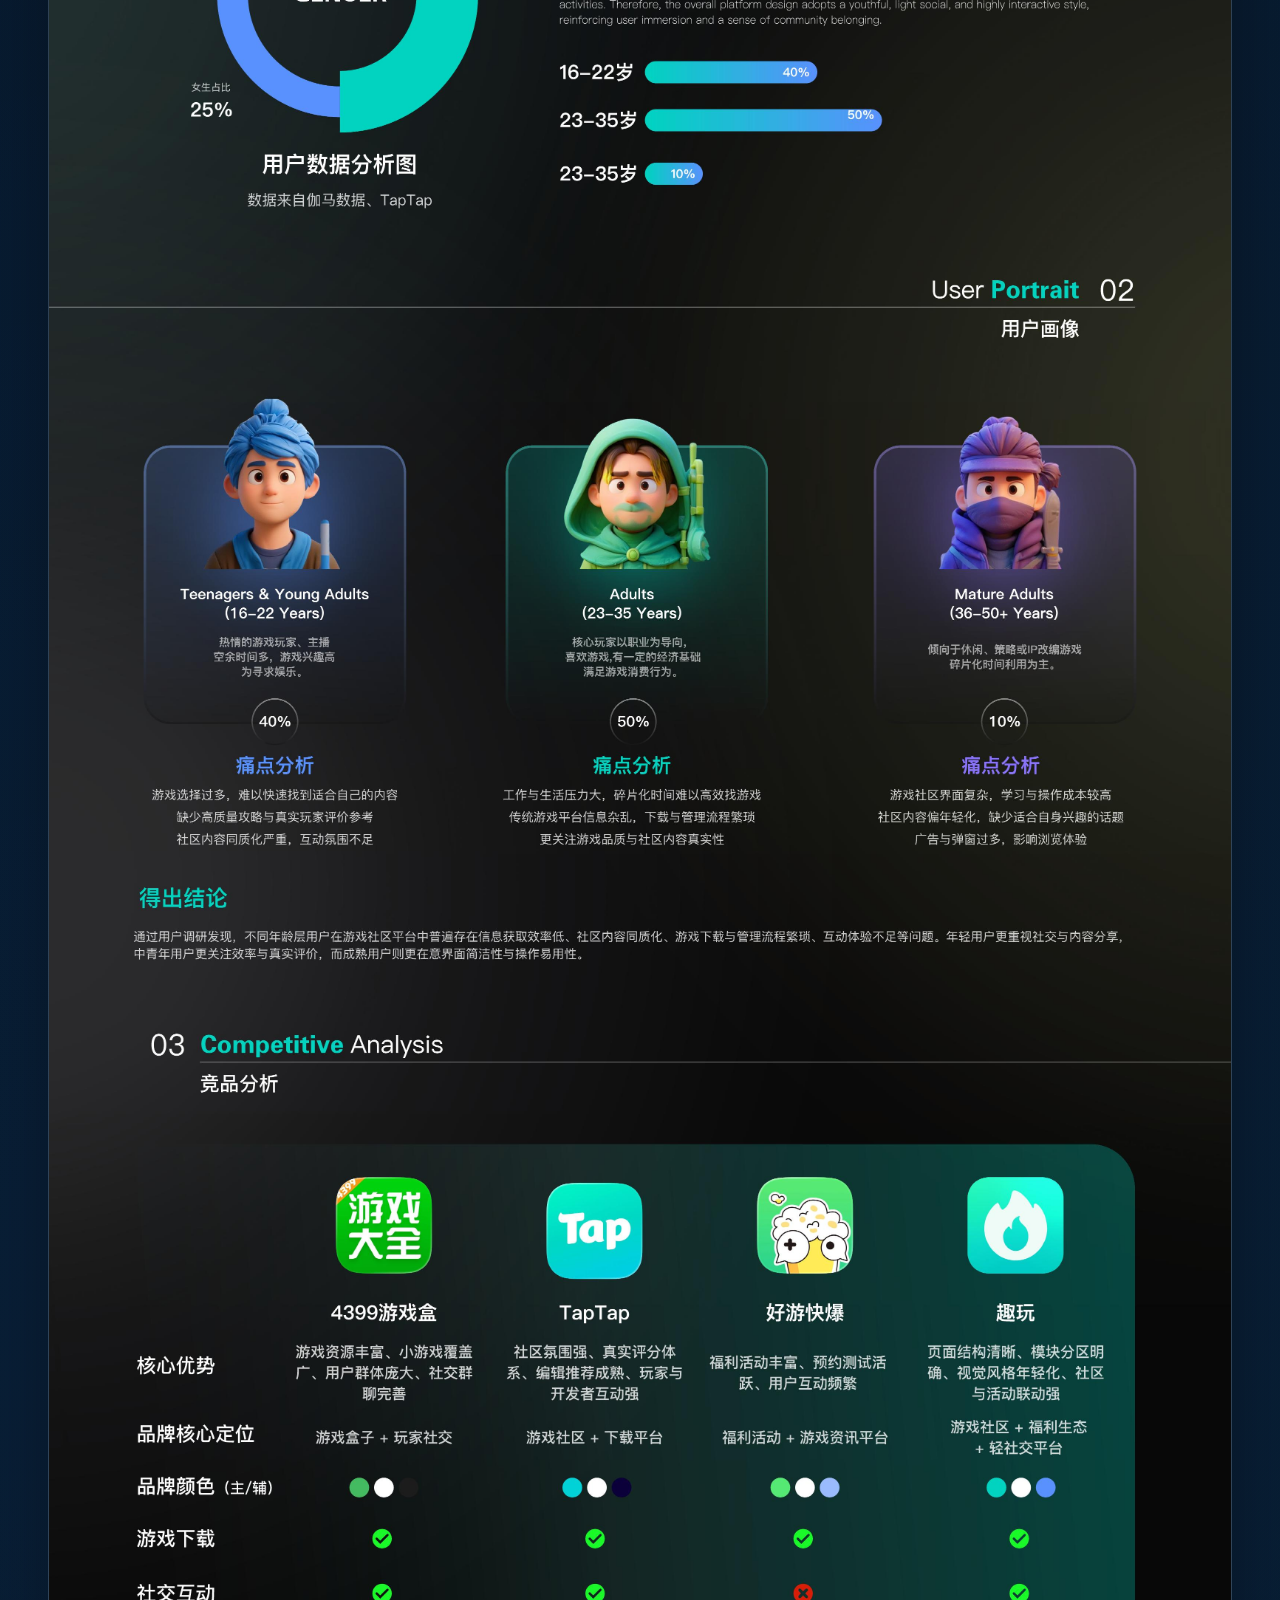
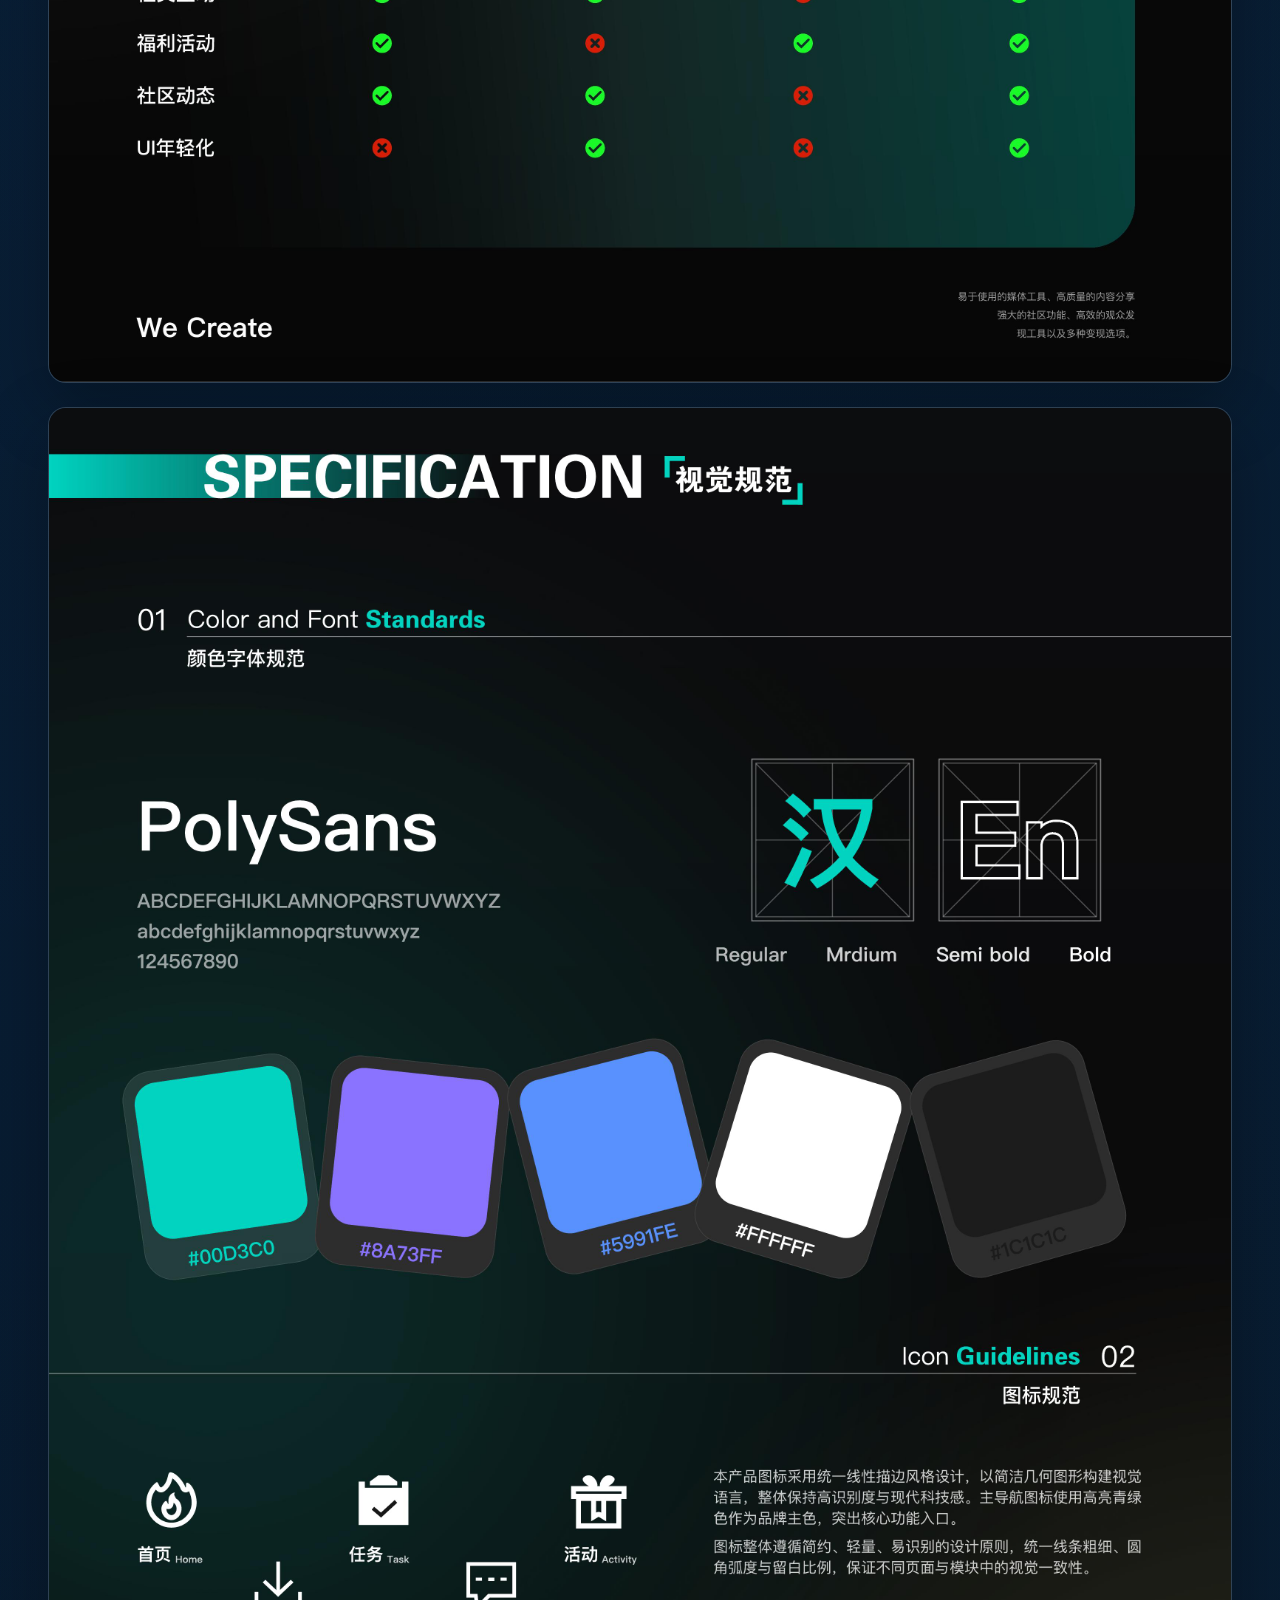
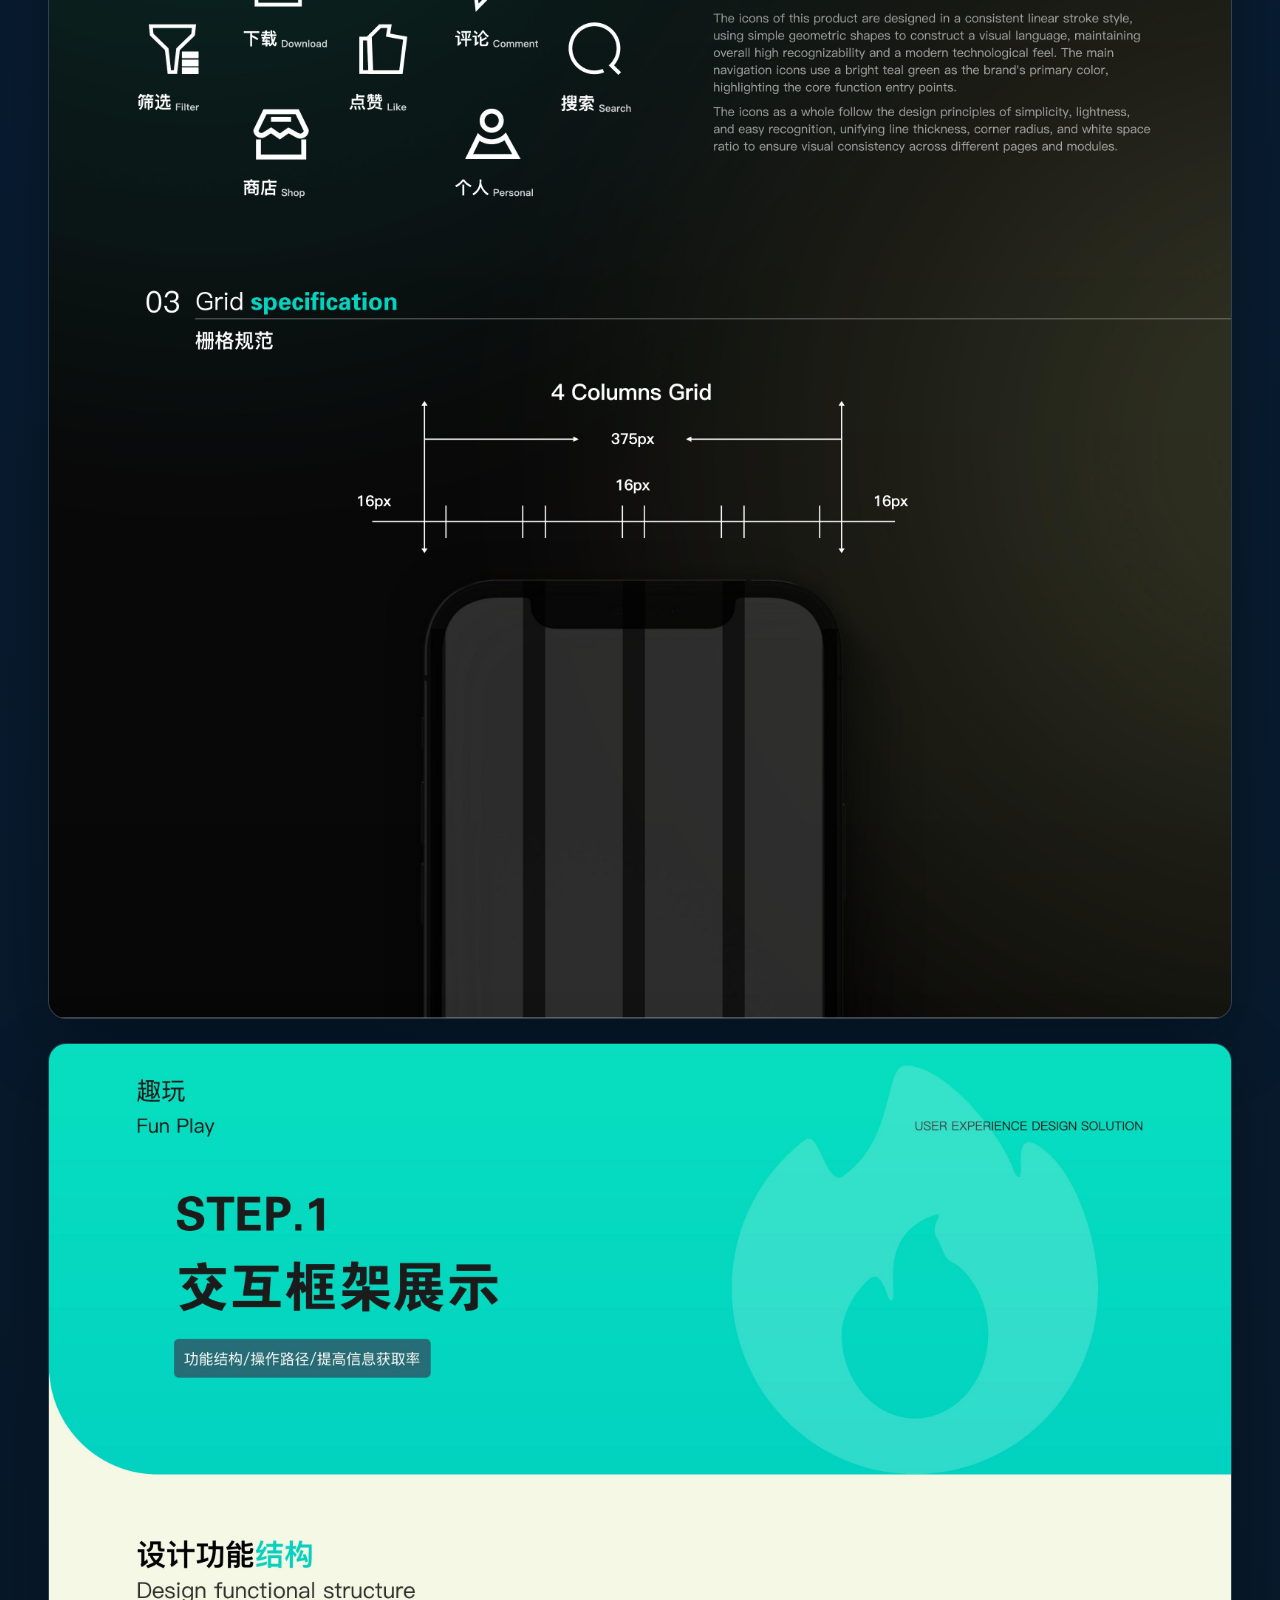
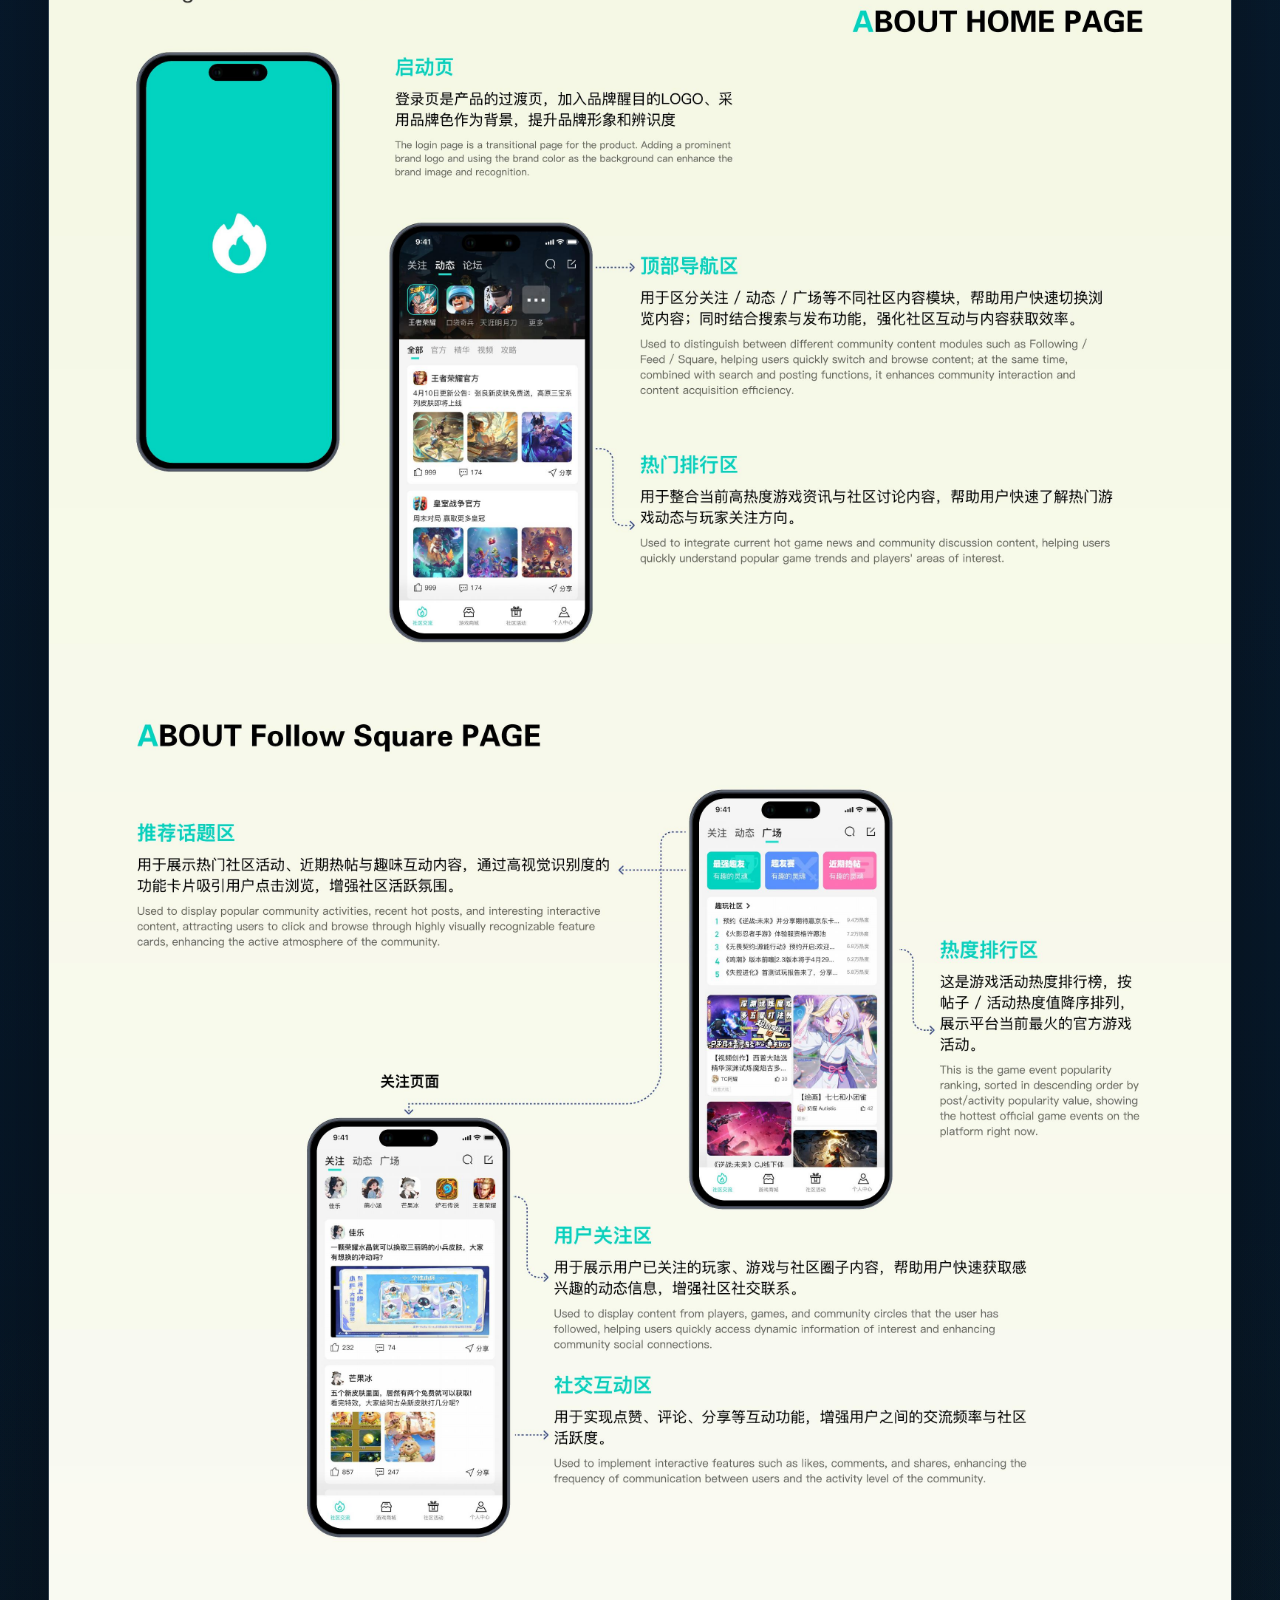
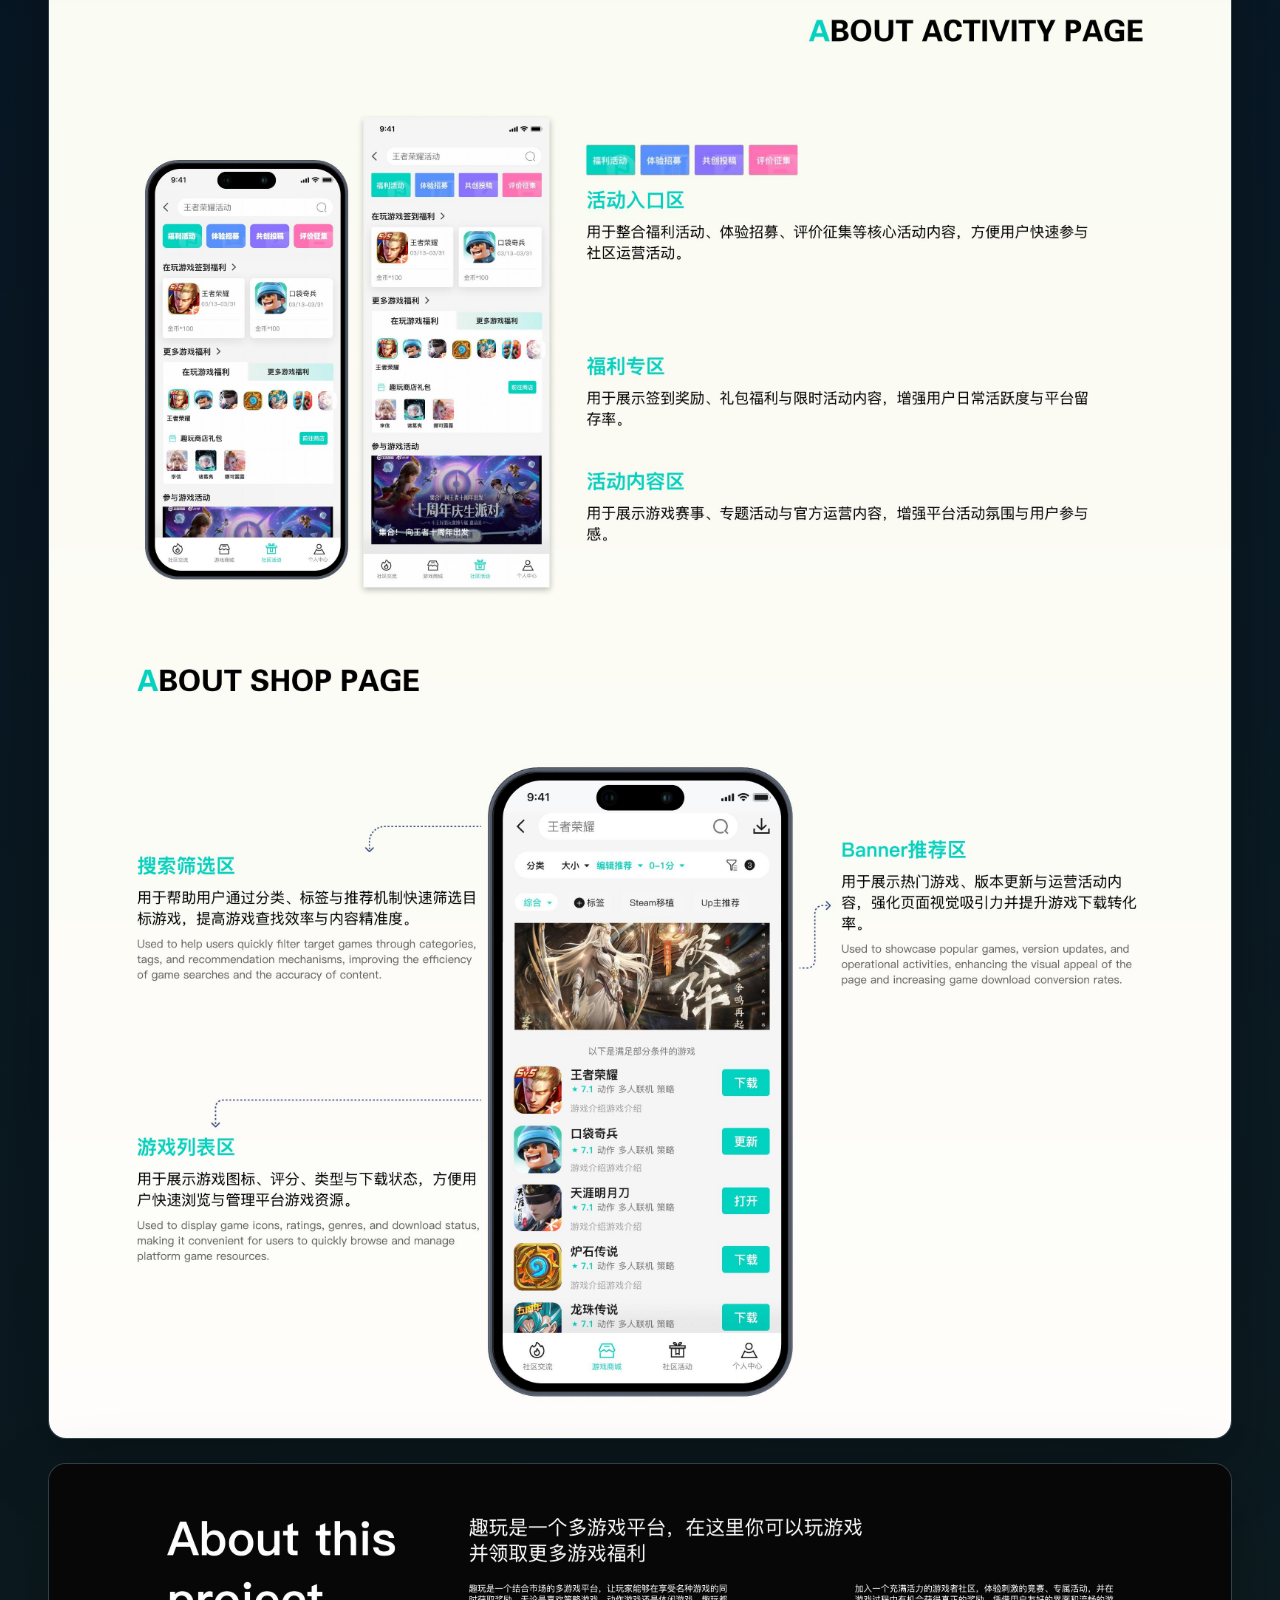
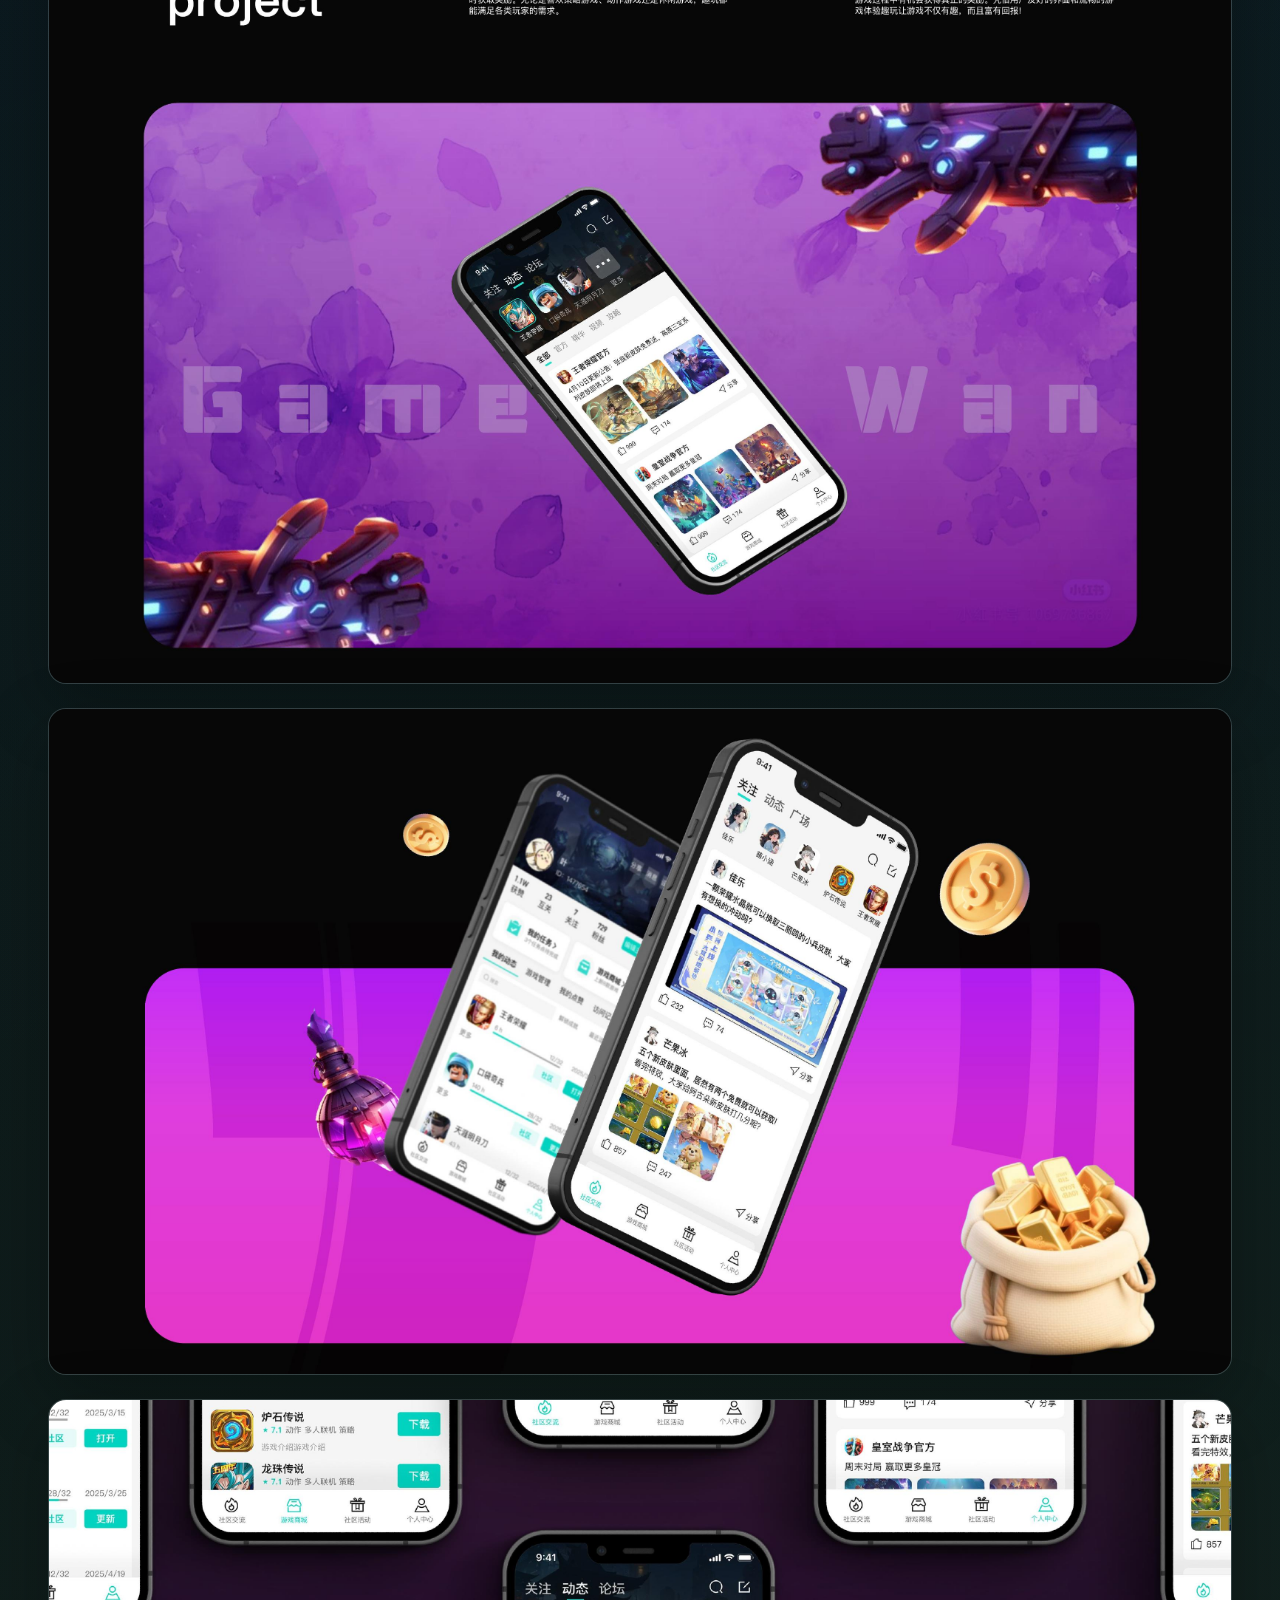
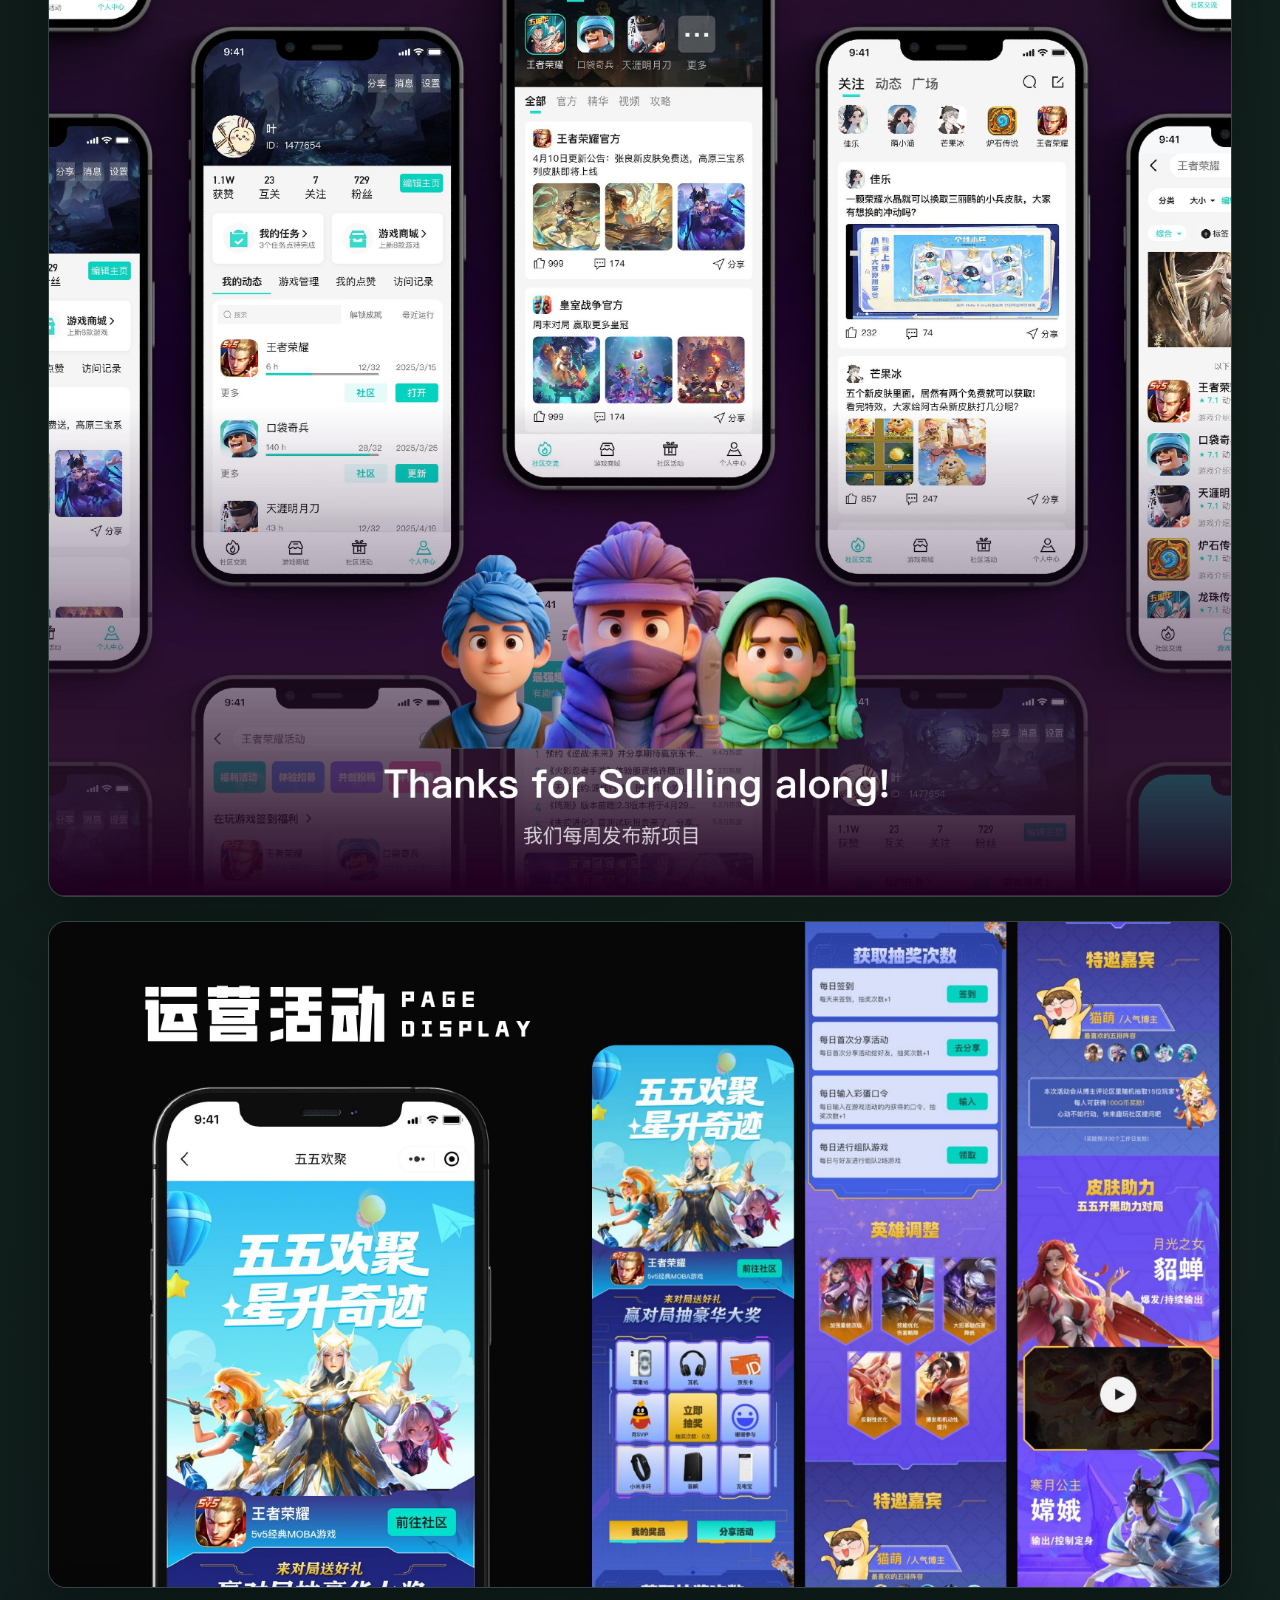
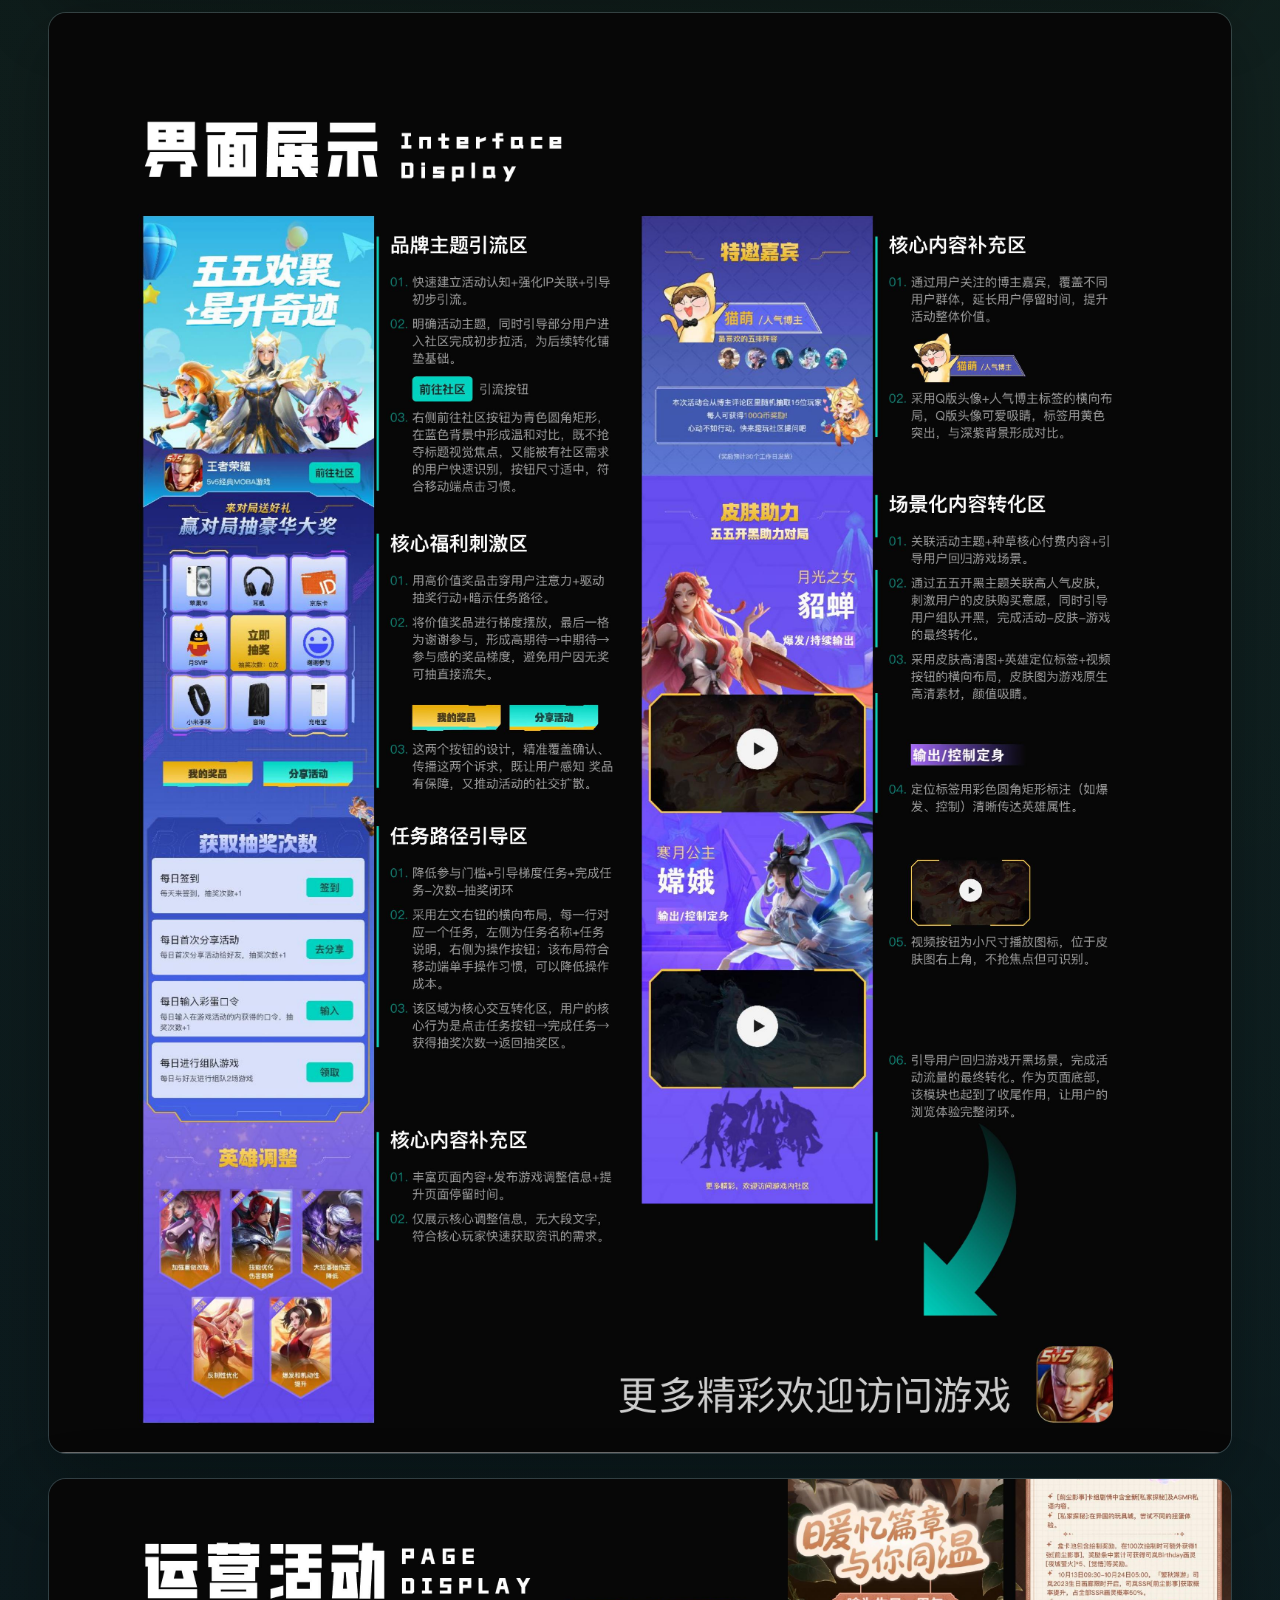
<file: ui-portfolio.html>
<!doctype html>
<html lang="zh-CN">
  <head>
    <meta charset="UTF-8" />
    <meta name="viewport" content="width=device-width, initial-scale=1.0" />
    <title>UI作品案例｜金从文 Portfolio</title>
    <link rel="stylesheet" href="./detail-nav.css" />
    <link rel="stylesheet" href="./pdf-viewer.css" />
  </head>
  <body>
    <main class="pdf-page">
      <nav class="detail-nav" aria-label="作品详情导航">
        <a class="detail-nav__home" href="./index.html#work">返回主网站</a>
        <div class="detail-nav__links">
          <a href="./ai-video-works.html">AI买量案例</a>
          <a class="is-active" href="./ui-portfolio.html">UI作品案例</a>
          <a href="./ip-portfolio.html">IP作品案例</a>
        </div>
      </nav>
      <header class="pdf-header">
        <div>
          <p>UI DESIGN</p>
          <h1>UI作品案例</h1>
          <span>C端作品 / 运营活动 / 游戏GUI</span>
        </div>
        <a class="pdf-download" href="./pdfs/ui-portfolio.pdf" download>下载源文件</a>
      </header>
      <section class="pdf-pages" aria-label="UI作品集网页预览">
        <img src="./pdf-pages/ui/page-01.jpg" alt="UI作品集第1页" loading="eager" />
        <img src="./pdf-pages/ui/page-02.jpg" alt="UI作品集第2页" loading="lazy" />
        <img src="./pdf-pages/ui/page-03.jpg" alt="UI作品集第3页" loading="lazy" />
        <img src="./pdf-pages/ui/page-04.jpg" alt="UI作品集第4页" loading="lazy" />
        <img src="./pdf-pages/ui/page-05.jpg" alt="UI作品集第5页" loading="lazy" />
        <img src="./pdf-pages/ui/page-06.jpg" alt="UI作品集第6页" loading="lazy" />
        <img src="./pdf-pages/ui/page-07.jpg" alt="UI作品集第7页" loading="lazy" />
        <img src="./pdf-pages/ui/page-08.jpg" alt="UI作品集第8页" loading="lazy" />
        <img src="./pdf-pages/ui/page-09.jpg" alt="UI作品集第9页" loading="lazy" />
        <img src="./pdf-pages/ui/page-10.jpg" alt="UI作品集第10页" loading="lazy" />
        <img src="./pdf-pages/ui/page-11.jpg" alt="UI作品集第11页" loading="lazy" />
        <img src="./pdf-pages/ui/page-12.jpg" alt="UI作品集第12页" loading="lazy" />
        <img src="./pdf-pages/ui/page-13.jpg" alt="UI作品集第13页" loading="lazy" />
        <img src="./pdf-pages/ui/page-14.jpg" alt="UI作品集第14页" loading="lazy" />
        <img src="./pdf-pages/ui/page-15.jpg" alt="UI作品集第15页" loading="lazy" />
        <img src="./pdf-pages/ui/page-16.jpg" alt="UI作品集第16页" loading="lazy" />
        <img src="./pdf-pages/ui/page-17.jpg" alt="UI作品集第17页" loading="lazy" />
        <img src="./pdf-pages/ui/page-18.jpg" alt="UI作品集第18页" loading="lazy" />
        <img src="./pdf-pages/ui/page-19.jpg" alt="UI作品集第19页" loading="lazy" />
        <img src="./pdf-pages/ui/page-20.jpg" alt="UI作品集第20页" loading="lazy" />
        <img src="./pdf-pages/ui/page-21.jpg" alt="UI作品集第21页" loading="lazy" />
      </section>
    </main>
  </body>
</html>
</file>
<file: detail-nav.css>
:root {
  --lime: #c6ff17;
}

.detail-nav {
  position: sticky;
  top: 18px;
  z-index: 20;
  display: grid;
  grid-template-columns: minmax(160px, 0.55fr) minmax(0, 1fr);
  align-items: center;
  gap: 18px;
  min-height: 66px;
  margin-bottom: 34px;
  padding: 10px 14px 10px 18px;
  border: 1px solid rgba(203, 224, 232, 0.18);
  border-radius: 999px;
  background: rgba(42, 61, 73, 0.54);
  box-shadow: 0 18px 48px rgba(0, 0, 0, 0.2), inset 0 1px rgba(255, 255, 255, 0.12);
  backdrop-filter: blur(20px);
}

.detail-nav a {
  color: inherit;
  text-decoration: none;
}

.detail-nav__home {
  display: inline-flex;
  align-items: center;
  justify-self: start;
  min-height: 44px;
  padding: 0 4px;
  border: 0;
  color: #ffffff;
  background: transparent;
  box-shadow: none;
  font-size: 16px;
  font-weight: 1000;
  letter-spacing: 0.02em;
  white-space: nowrap;
  transition: transform 180ms ease, box-shadow 180ms ease, background 180ms ease;
}

.detail-nav__home:hover,
.detail-nav__home:focus-visible {
  color: var(--lime);
  background: transparent;
  border-color: transparent;
  box-shadow: none;
  outline: none;
  transform: translateY(-1px);
}

.detail-nav__links {
  display: flex;
  align-items: center;
  justify-content: flex-end;
  gap: 10px;
}

.detail-nav__links a {
  display: inline-flex;
  align-items: center;
  min-height: 42px;
  padding: 0 18px;
  border: 1px solid rgba(255, 255, 255, 0.14);
  border-radius: 999px;
  color: rgba(244, 248, 251, 0.78);
  font-size: 14px;
  font-weight: 900;
  transition: color 180ms ease, background 180ms ease, border-color 180ms ease, transform 180ms ease;
}

.detail-nav__links a:hover,
.detail-nav__links a:focus-visible,
.detail-nav__links a.is-active {
  color: #101817;
  background: var(--lime);
  border-color: transparent;
  outline: none;
  transform: translateY(-1px);
}

@media (max-width: 760px) {
  .detail-nav {
    position: relative;
    top: auto;
    grid-template-columns: 1fr;
    border-radius: 26px;
  }

  .detail-nav__links {
    justify-content: flex-start;
    flex-wrap: wrap;
  }
}
</file>
<file: ai-video-works.css>
:root {
  --lime: #c6ff17;
  --text: #f4f8fb;
  --muted: rgba(244, 248, 251, 0.58);
  --panel: rgba(255, 255, 255, 0.055);
  --line: rgba(203, 224, 232, 0.16);
}

* {
  box-sizing: border-box;
}

html,
body {
  margin: 0;
  min-height: 100%;
  background:
    radial-gradient(circle at 12% 9%, rgba(34, 144, 166, 0.22), transparent 28%),
    radial-gradient(circle at 92% 20%, rgba(198, 255, 23, 0.09), transparent 25%),
    linear-gradient(135deg, #030914 0%, #061321 54%, #071b27 100%);
  color: var(--text);
  font-family: Arial, "Microsoft YaHei", "PingFang SC", sans-serif;
}

body::before {
  content: "";
  position: fixed;
  inset: 0;
  pointer-events: none;
  opacity: 0.72;
  background-image:
    linear-gradient(rgba(176, 211, 225, 0.026) 1px, transparent 1px),
    linear-gradient(90deg, rgba(176, 211, 225, 0.026) 1px, transparent 1px);
  background-size: 64px 64px;
  mask-image: linear-gradient(90deg, transparent, #000 42%, #000);
}

.video-page {
  position: relative;
  z-index: 1;
  width: min(92.5vw, 1680px);
  margin: 0 auto;
  padding: 28px 0 88px;
}

.video-header {
  display: grid;
  grid-template-columns: minmax(0, 1fr);
  align-items: center;
  gap: 24px;
  margin-bottom: 24px;
  padding: 22px 26px;
  border: 1px solid rgba(203, 224, 232, 0.16);
  border-radius: 28px;
  background: rgba(255, 255, 255, 0.06);
  box-shadow: inset 0 1px rgba(255, 255, 255, 0.08);
  backdrop-filter: blur(16px);
}

.video-header h1,
.video-header span {
  margin: 0;
}

.video-header h1 {
  color: #f7fbfc;
  font-size: clamp(34px, 4vw, 62px);
  line-height: 1;
  font-weight: 500;
  letter-spacing: -0.05em;
}

.video-header span {
  display: block;
  margin-top: 10px;
  color: var(--muted);
  font-size: 15px;
}

.video-category {
  margin-top: clamp(54px, 8vh, 92px);
}

.video-category__heading {
  display: flex;
  align-items: flex-end;
  justify-content: space-between;
  gap: 24px;
  margin-bottom: 28px;
  padding-bottom: 18px;
  border-bottom: 1px solid var(--line);
}

.video-category__heading h2 {
  margin: 0;
  color: #f6f8fb;
  font-size: clamp(30px, 3vw, 54px);
  line-height: 1;
  font-weight: 300;
  letter-spacing: -0.04em;
}

.video-category__heading span {
  color: var(--lime);
  font-family: "DIN Pro", Arial, sans-serif;
  font-size: 13px;
  font-weight: 1000;
  letter-spacing: 0.12em;
}

.video-orientation {
  margin-top: 28px;
}

.video-orientation__title {
  display: flex;
  align-items: center;
  gap: 12px;
  margin: 0 0 16px;
  color: rgba(244, 248, 251, 0.72);
  font-size: 18px;
  font-weight: 900;
}

.video-orientation__title::before {
  content: "";
  width: 10px;
  height: 10px;
  background: var(--lime);
  transform: rotate(45deg);
  box-shadow: 0 0 20px rgba(198, 255, 23, 0.48);
}

.video-grid {
  display: grid;
  grid-template-columns: repeat(4, minmax(0, 1fr));
  gap: clamp(14px, 1.4vw, 24px);
}

.video-card {
  position: relative;
  display: block;
  min-height: 0;
  color: inherit;
  border: 1px solid rgba(203, 224, 232, 0.22);
  border-radius: 24px;
  padding: 10px;
  text-align: left;
  background:
    linear-gradient(145deg, rgba(255, 255, 255, 0.07), rgba(255, 255, 255, 0.025)),
    rgba(4, 15, 23, 0.58);
  box-shadow:
    inset 0 1px rgba(255, 255, 255, 0.1),
    0 18px 52px rgba(0, 0, 0, 0.22);
  cursor: pointer;
  transition: border-color 240ms ease, box-shadow 240ms ease, transform 240ms ease;
}

.video-card:hover,
.video-card:focus-visible {
  border-color: rgba(198, 255, 23, 0.48);
  box-shadow:
    inset 0 1px rgba(255, 255, 255, 0.14),
    0 26px 72px rgba(0, 0, 0, 0.28),
    0 0 0 1px rgba(198, 255, 23, 0.12);
  outline: none;
  transform: translateY(-4px);
}

.video-card__media {
  position: relative;
  aspect-ratio: 16 / 9;
  overflow: hidden;
  border: 1px solid rgba(203, 224, 232, 0.14);
  border-radius: 17px;
  background: #0c1822;
}

.video-card.is-portrait .video-card__media {
  aspect-ratio: 9 / 13.2;
}

.video-card video {
  width: 100%;
  height: 100%;
  display: block;
  object-fit: cover;
  opacity: 0.48;
  filter: saturate(0.62) contrast(0.96);
  transition:
    opacity 320ms ease,
    filter 320ms ease,
    transform 520ms cubic-bezier(0.22, 1, 0.36, 1);
}

.video-card__media::after {
  content: "";
  position: absolute;
  inset: 0;
  pointer-events: none;
  background: linear-gradient(180deg, transparent 52%, rgba(2, 8, 13, 0.52));
}

.video-card__index {
  position: absolute;
  left: 16px;
  bottom: 14px;
  z-index: 2;
  max-width: calc(100% - 28px);
  padding: 8px 12px;
  overflow: hidden;
  border: 1px solid rgba(198, 255, 23, 0.36);
  border-radius: 999px;
  color: #f7fbfc;
  background: rgba(3, 12, 19, 0.72);
  box-shadow: 0 8px 22px rgba(0, 0, 0, 0.24);
  font-size: 15px;
  font-weight: 800;
  line-height: 1;
  text-overflow: ellipsis;
  white-space: nowrap;
  backdrop-filter: blur(10px);
  transition: color 240ms ease, background 240ms ease, border-color 240ms ease;
}

.video-card:hover video,
.video-card:focus-visible video {
  opacity: 1;
  filter: saturate(1) contrast(1.05);
  transform: scale(1.035);
}

.video-card:hover .video-card__index,
.video-card:focus-visible .video-card__index {
  color: #07110f;
  background: var(--lime);
  border-color: var(--lime);
}

.video-empty {
  padding: 20px;
  border: 1px dashed rgba(203, 224, 232, 0.2);
  border-radius: 18px;
  color: var(--muted);
}

.video-modal {
  position: fixed;
  inset: 0;
  z-index: 30;
  display: grid;
  place-items: center;
  padding: 42px;
  background: rgba(0, 0, 0, 0.78);
  opacity: 0;
  pointer-events: none;
  transition: opacity 220ms ease;
}

.video-modal.is-open {
  opacity: 1;
  pointer-events: auto;
}

.video-modal__player {
  width: min(84vw, 1280px);
  max-height: 78vh;
  background: #000;
  border-radius: 24px;
  box-shadow: 0 40px 120px rgba(0, 0, 0, 0.58);
}

.video-modal__close {
  position: absolute;
  top: 24px;
  right: 28px;
  width: 48px;
  height: 48px;
  border: 1px solid rgba(255, 255, 255, 0.28);
  border-radius: 50%;
  color: #fff;
  background: rgba(255, 255, 255, 0.08);
  font-size: 32px;
  line-height: 1;
  cursor: pointer;
}

.video-modal__caption {
  width: min(84vw, 1280px);
  margin-top: 16px;
  color: #fff;
}

.video-modal__caption p,
.video-modal__caption span {
  margin: 0;
}

.video-modal__caption p {
  font-size: 22px;
  font-weight: 900;
}

.video-modal__caption span {
  display: block;
  margin-top: 6px;
  color: var(--muted);
  font-size: 13px;
}

@media (max-width: 900px) {
  .video-page {
    width: calc(100% - 32px);
  }

  .video-grid {
    grid-template-columns: 1fr;
  }
}
</file>
<file: pdf-viewer.css>
:root {
  --lime: #c6ff17;
  --text: #f4f8fb;
  --muted: rgba(244, 248, 251, 0.58);
}

* {
  box-sizing: border-box;
}

html,
body {
  margin: 0;
  min-height: 100%;
  background:
    radial-gradient(circle at 18% 14%, rgba(37, 143, 255, 0.15), transparent 28%),
    radial-gradient(circle at 76% 42%, rgba(198, 255, 23, 0.07), transparent 24%),
    linear-gradient(115deg, #030810 0%, #06131e 46%, #082231 100%);
  color: var(--text);
  font-family: Arial, "Microsoft YaHei", "PingFang SC", sans-serif;
}

.pdf-page {
  width: min(92.5vw, 1680px);
  min-height: 100vh;
  margin: 0 auto;
  padding: 32px 0 72px;
}

.pdf-header {
  display: grid;
  grid-template-columns: minmax(0, 1fr) auto;
  align-items: center;
  gap: 24px;
  margin-bottom: 24px;
  padding: 18px 22px;
  border: 1px solid rgba(203, 224, 232, 0.16);
  border-radius: 28px;
  background: rgba(255, 255, 255, 0.06);
  backdrop-filter: blur(16px);
}

.pdf-header p,
.pdf-header h1,
.pdf-header span {
  margin: 0;
}

.pdf-header p {
  color: var(--lime);
  font-size: 12px;
  font-weight: 1000;
  letter-spacing: 0.14em;
}

.pdf-header h1 {
  margin-top: 6px;
  font-size: clamp(28px, 3vw, 48px);
  line-height: 1;
  letter-spacing: -0.04em;
}

.pdf-header span {
  display: block;
  margin-top: 8px;
  color: var(--muted);
  font-size: 14px;
}

.pdf-download {
  color: inherit;
  text-decoration: none;
  font-weight: 800;
}

.pdf-download {
  justify-self: end;
  padding: 12px 18px;
  border-radius: 999px;
  color: #101817;
  background: var(--lime);
}

.pdf-pages {
  display: grid;
  gap: 24px;
}

.pdf-pages img {
  width: 100%;
  max-width: 1280px;
  margin: 0 auto;
  display: block;
  border: 1px solid rgba(203, 224, 232, 0.16);
  border-radius: 18px;
  background: rgba(255, 255, 255, 0.04);
  box-shadow: 0 24px 70px rgba(0, 0, 0, 0.28);
}

.pdf-pages--ip img {
  max-width: 1440px;
}
</file>
